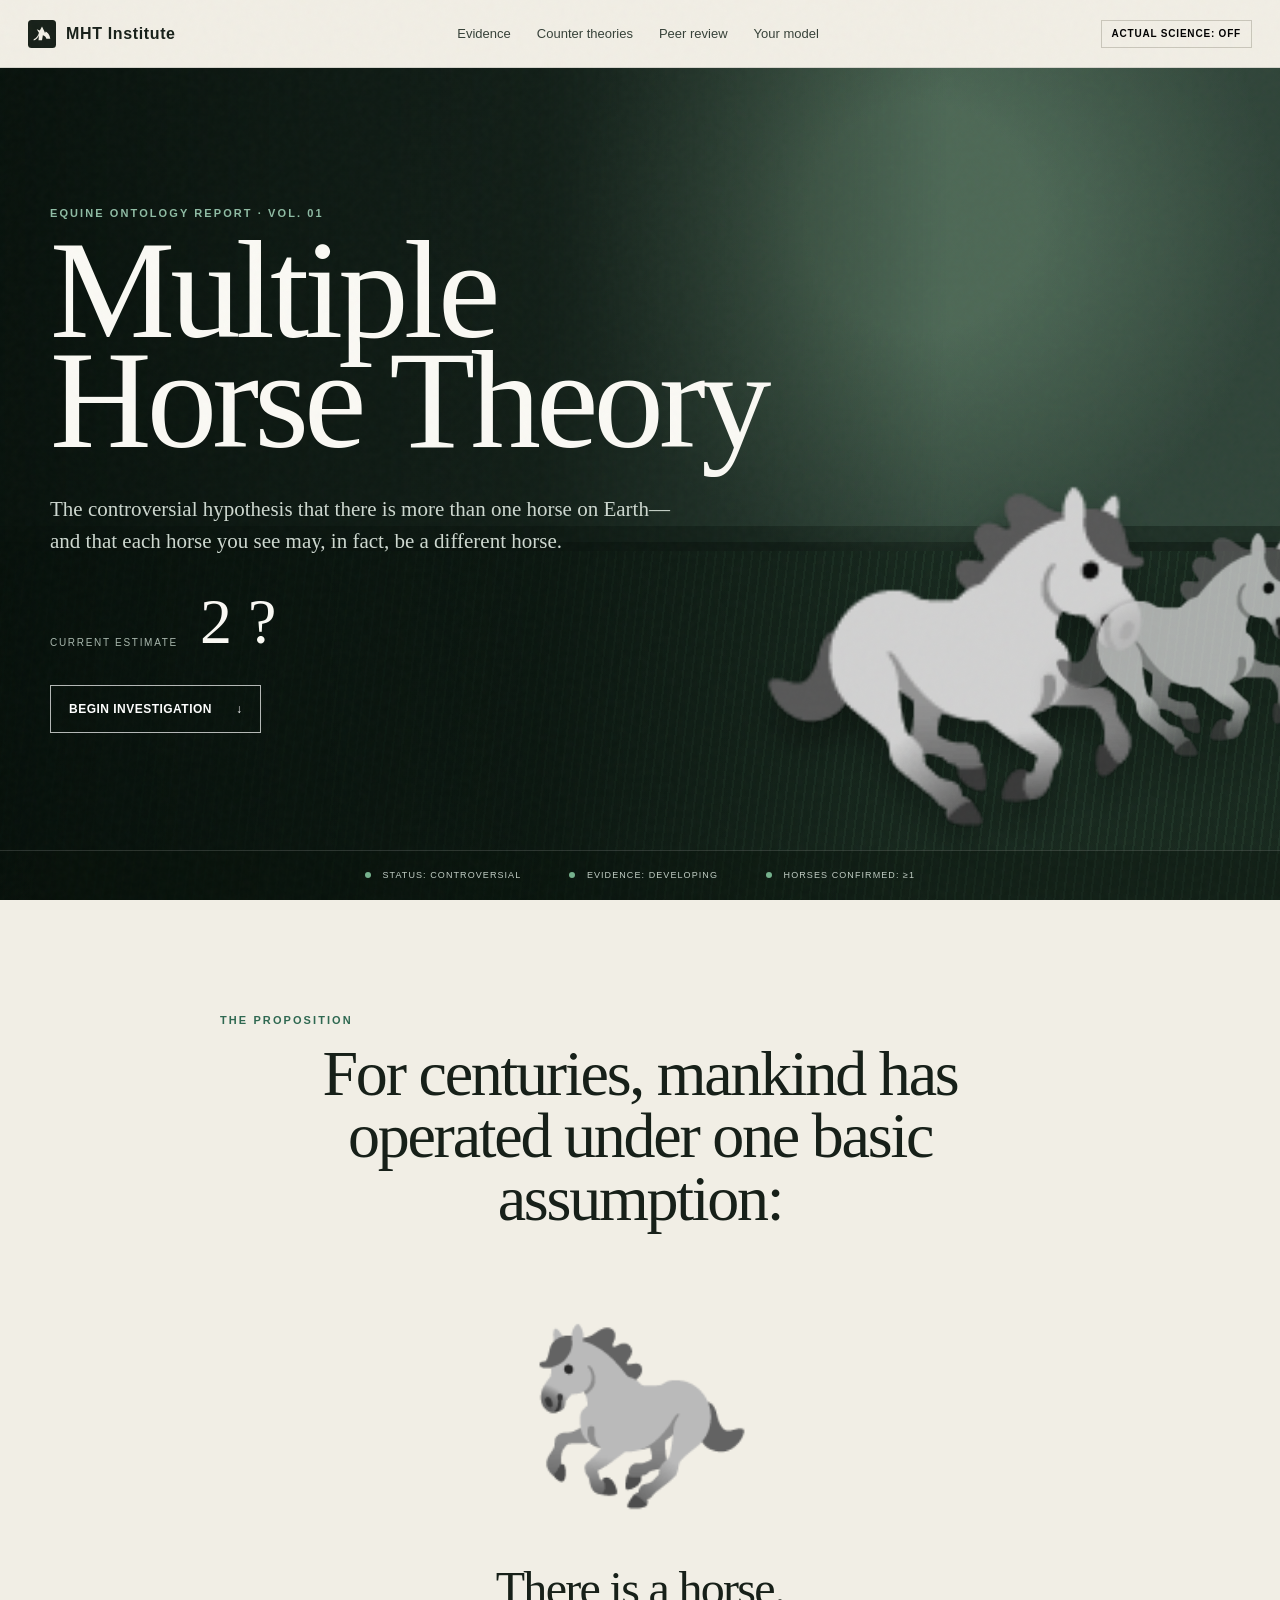
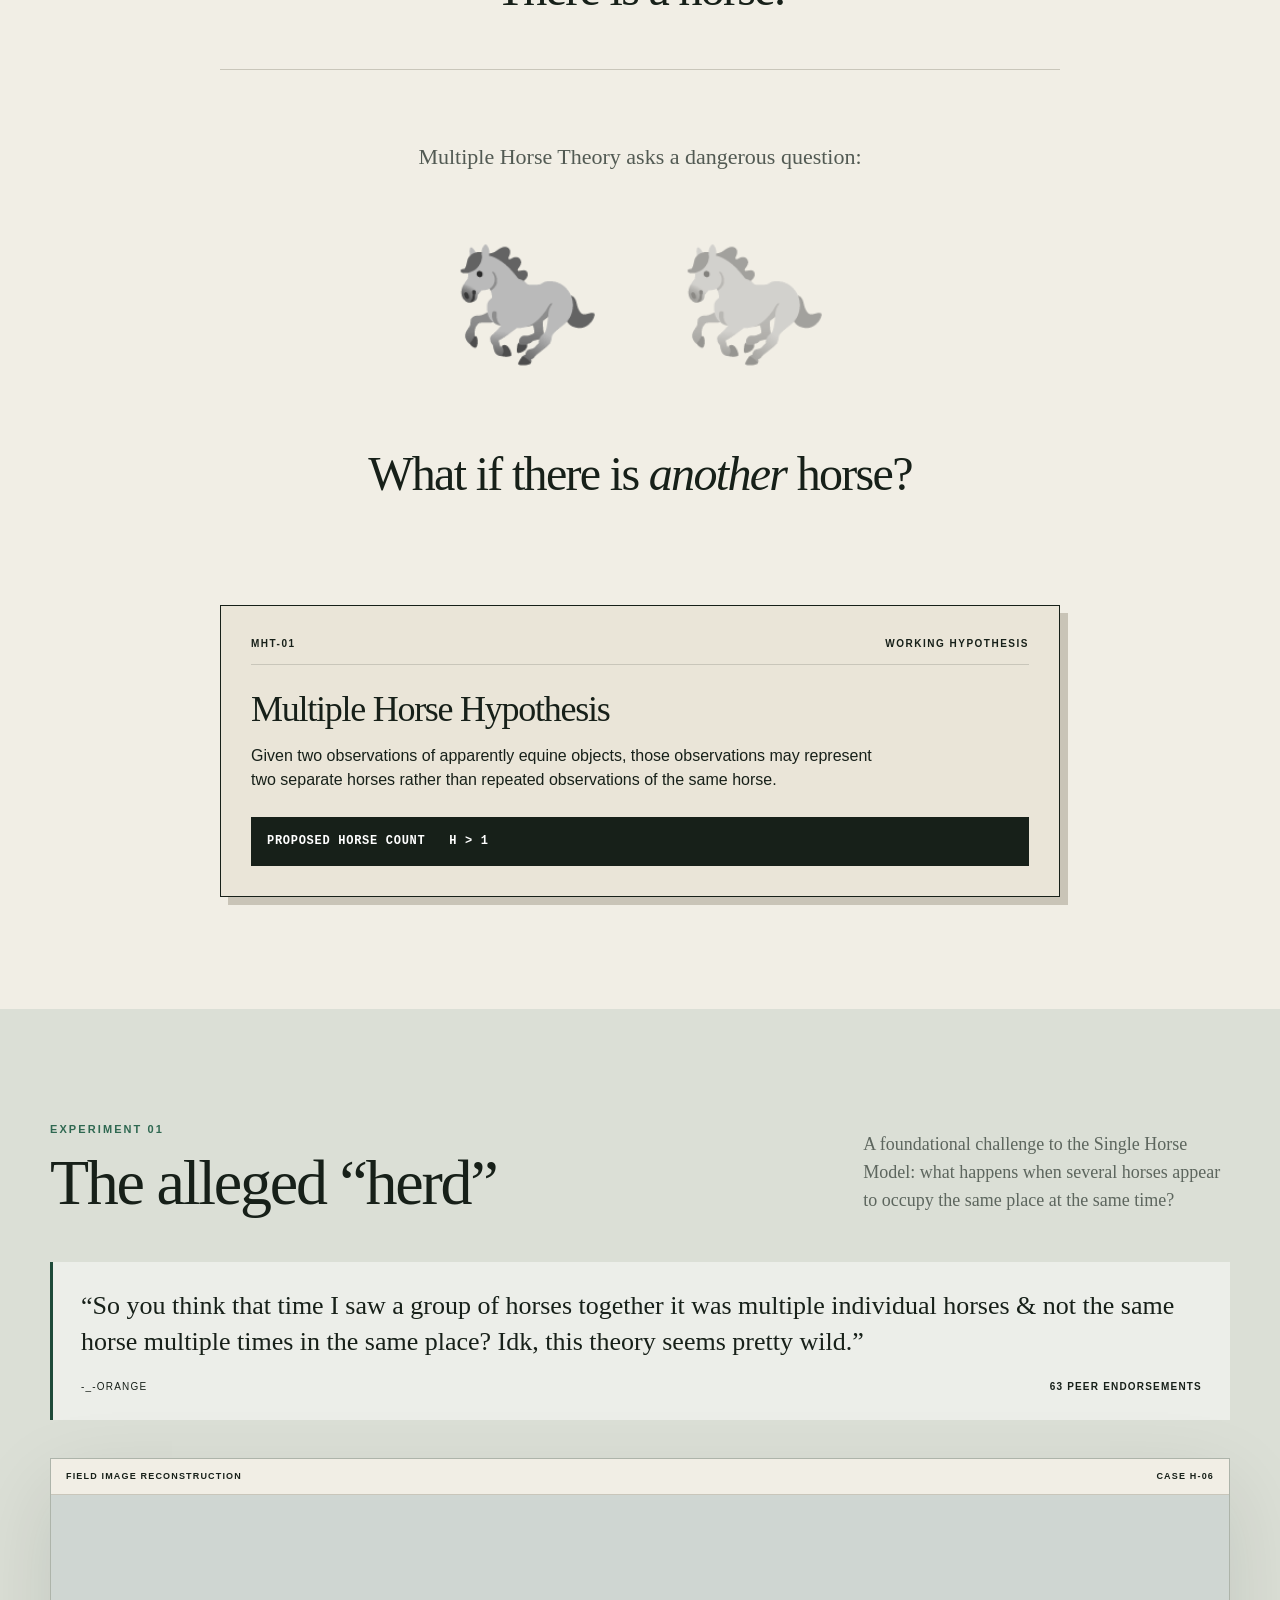
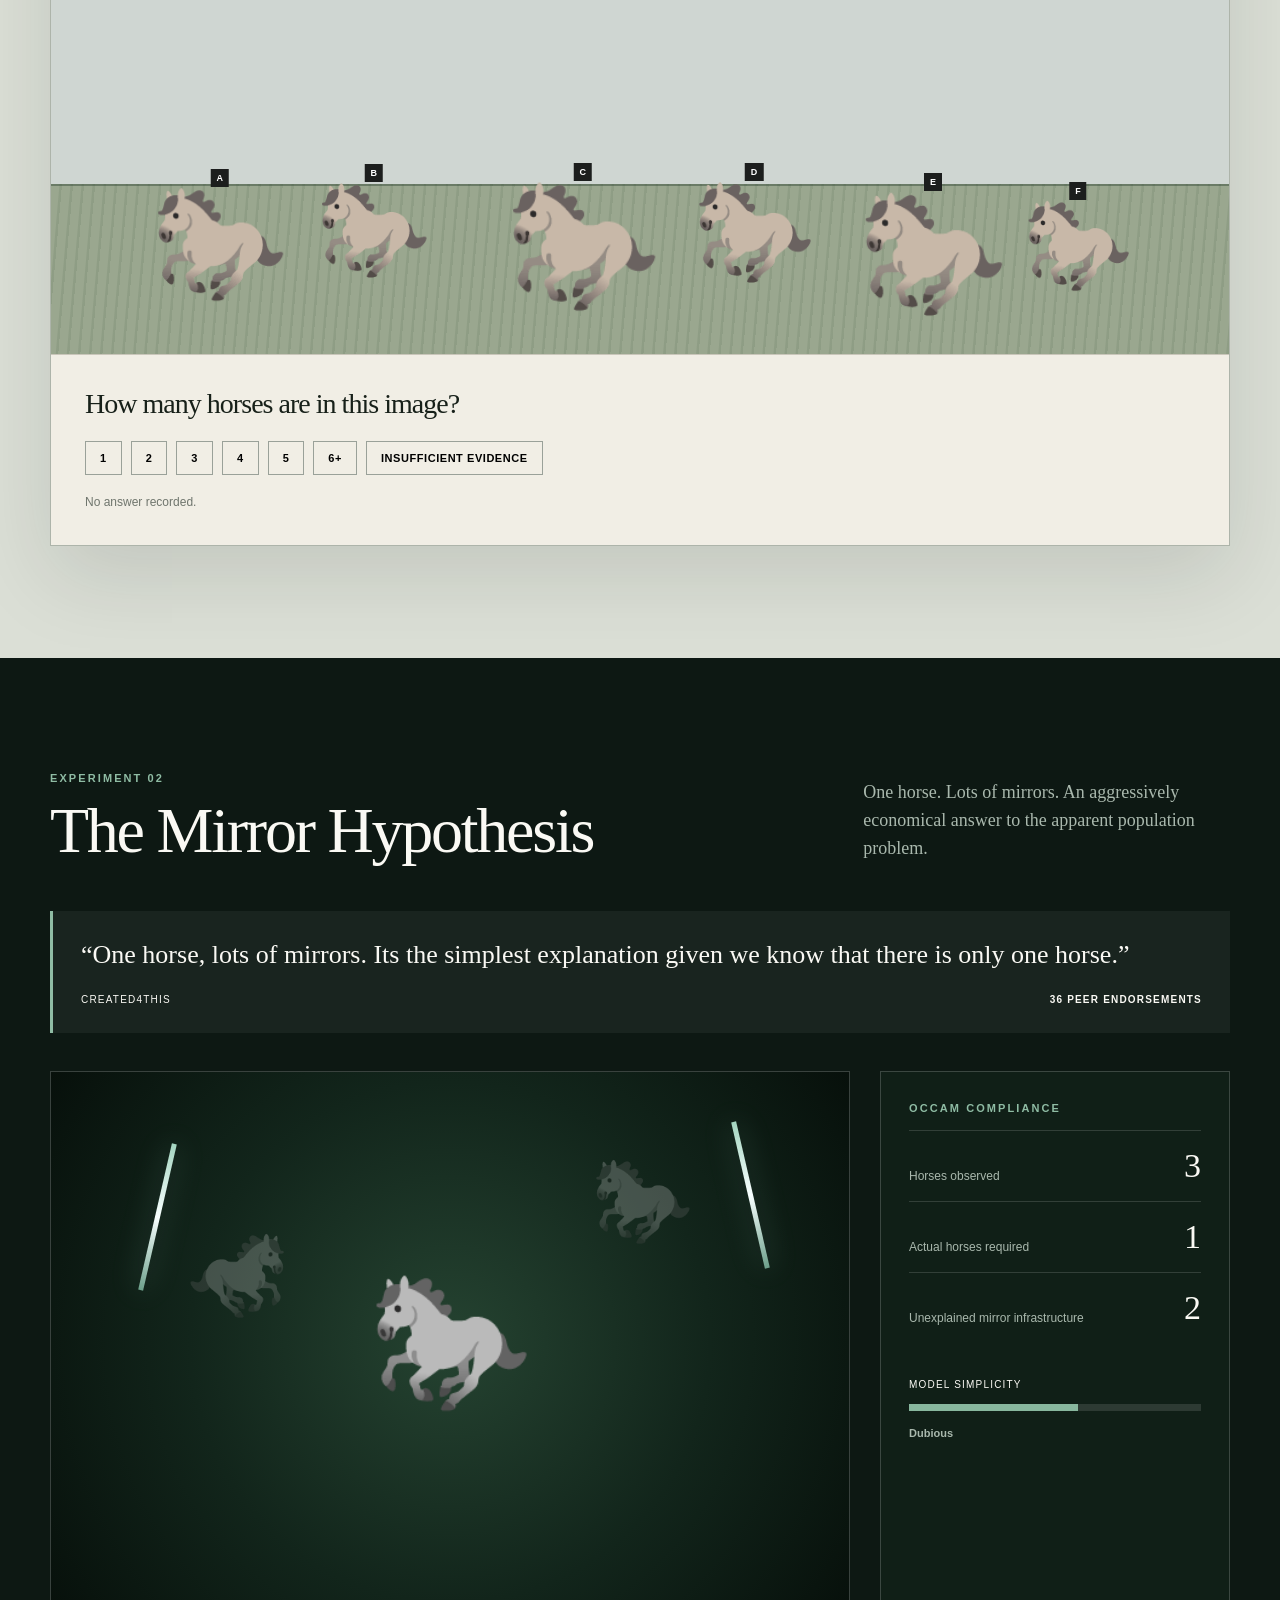
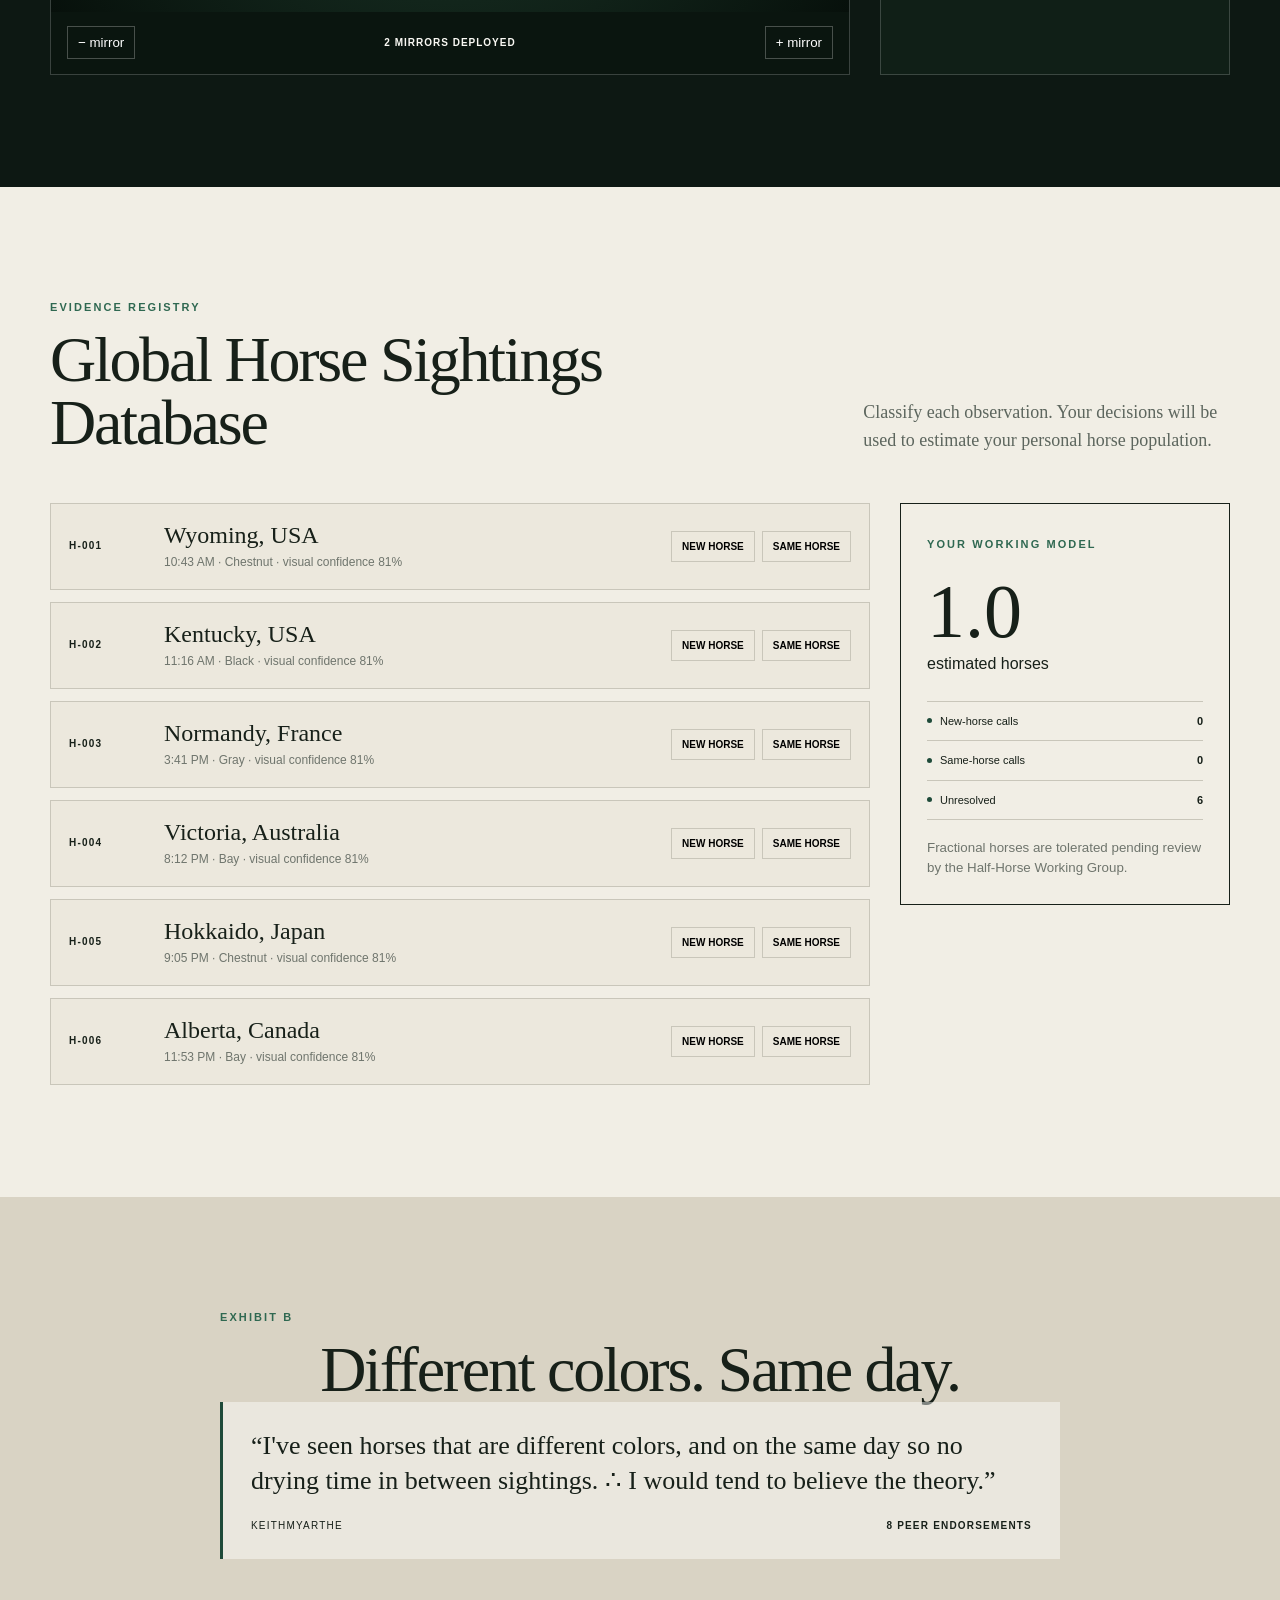
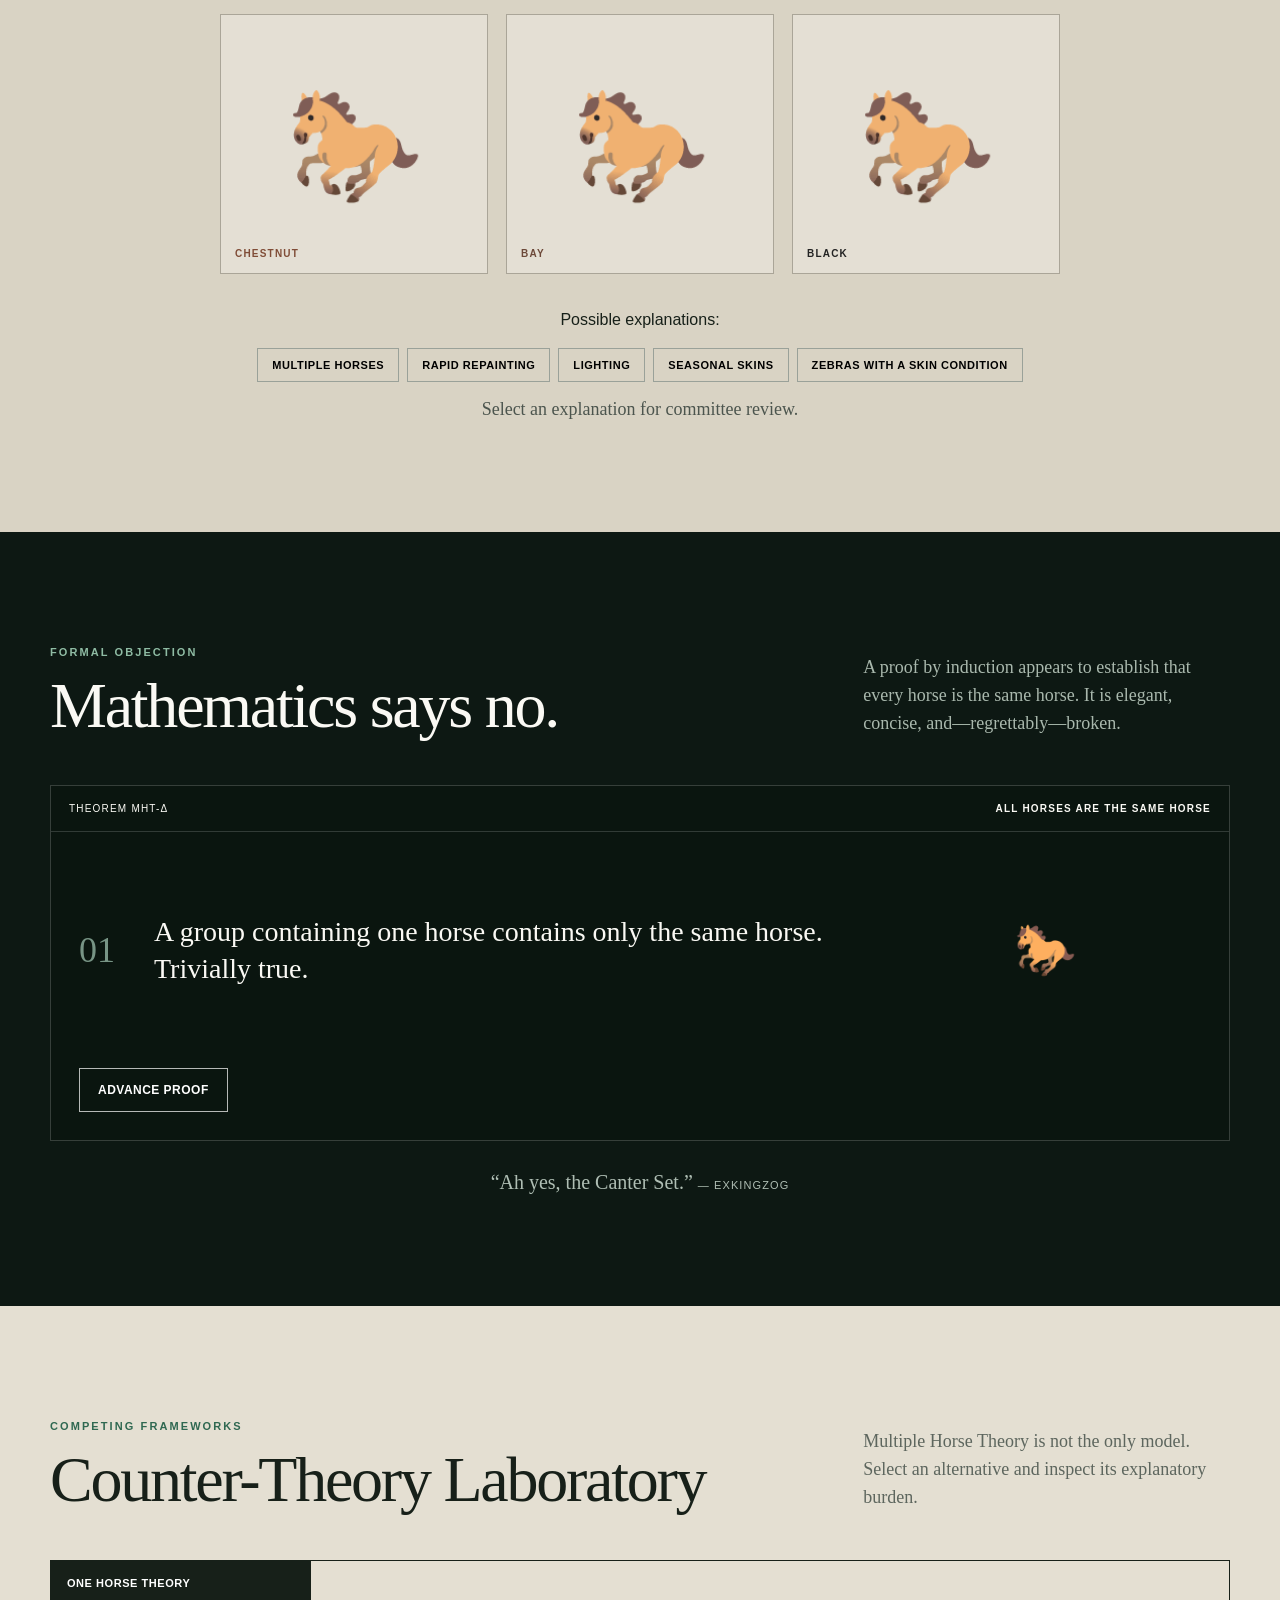
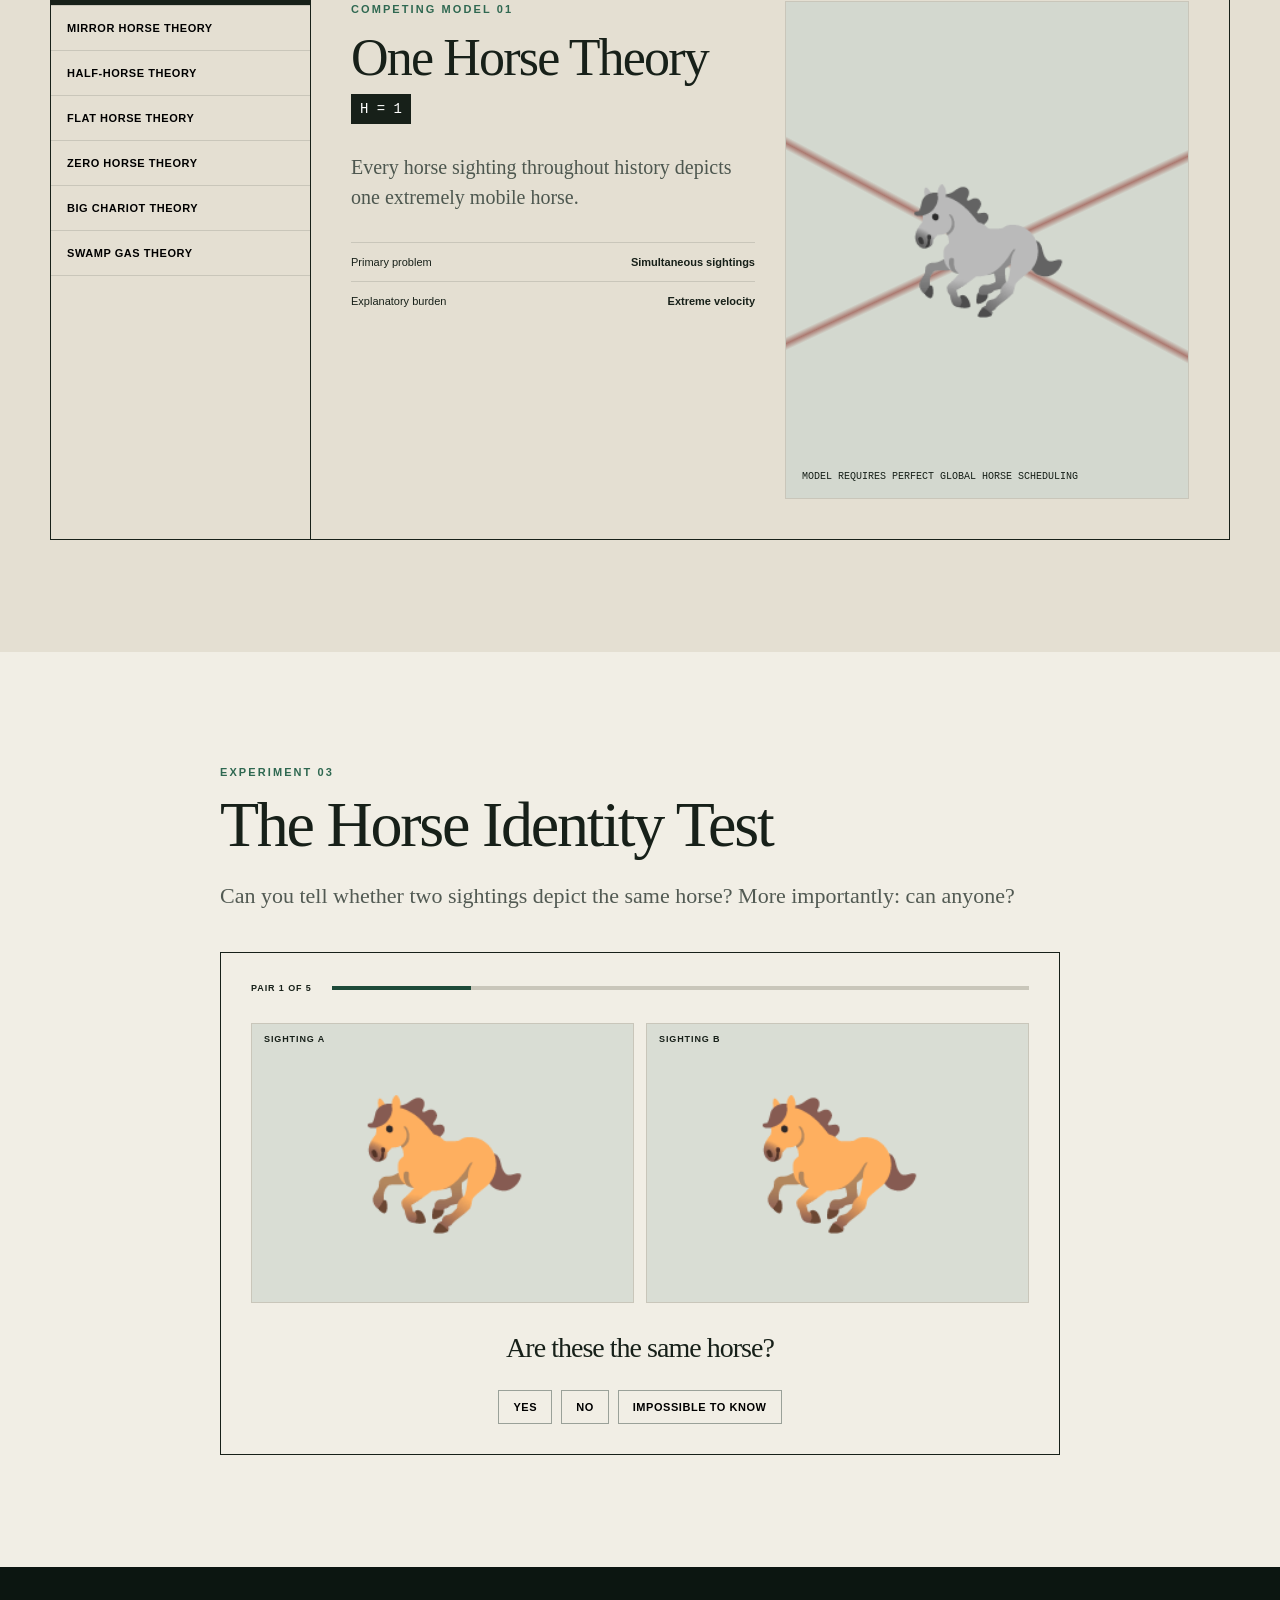
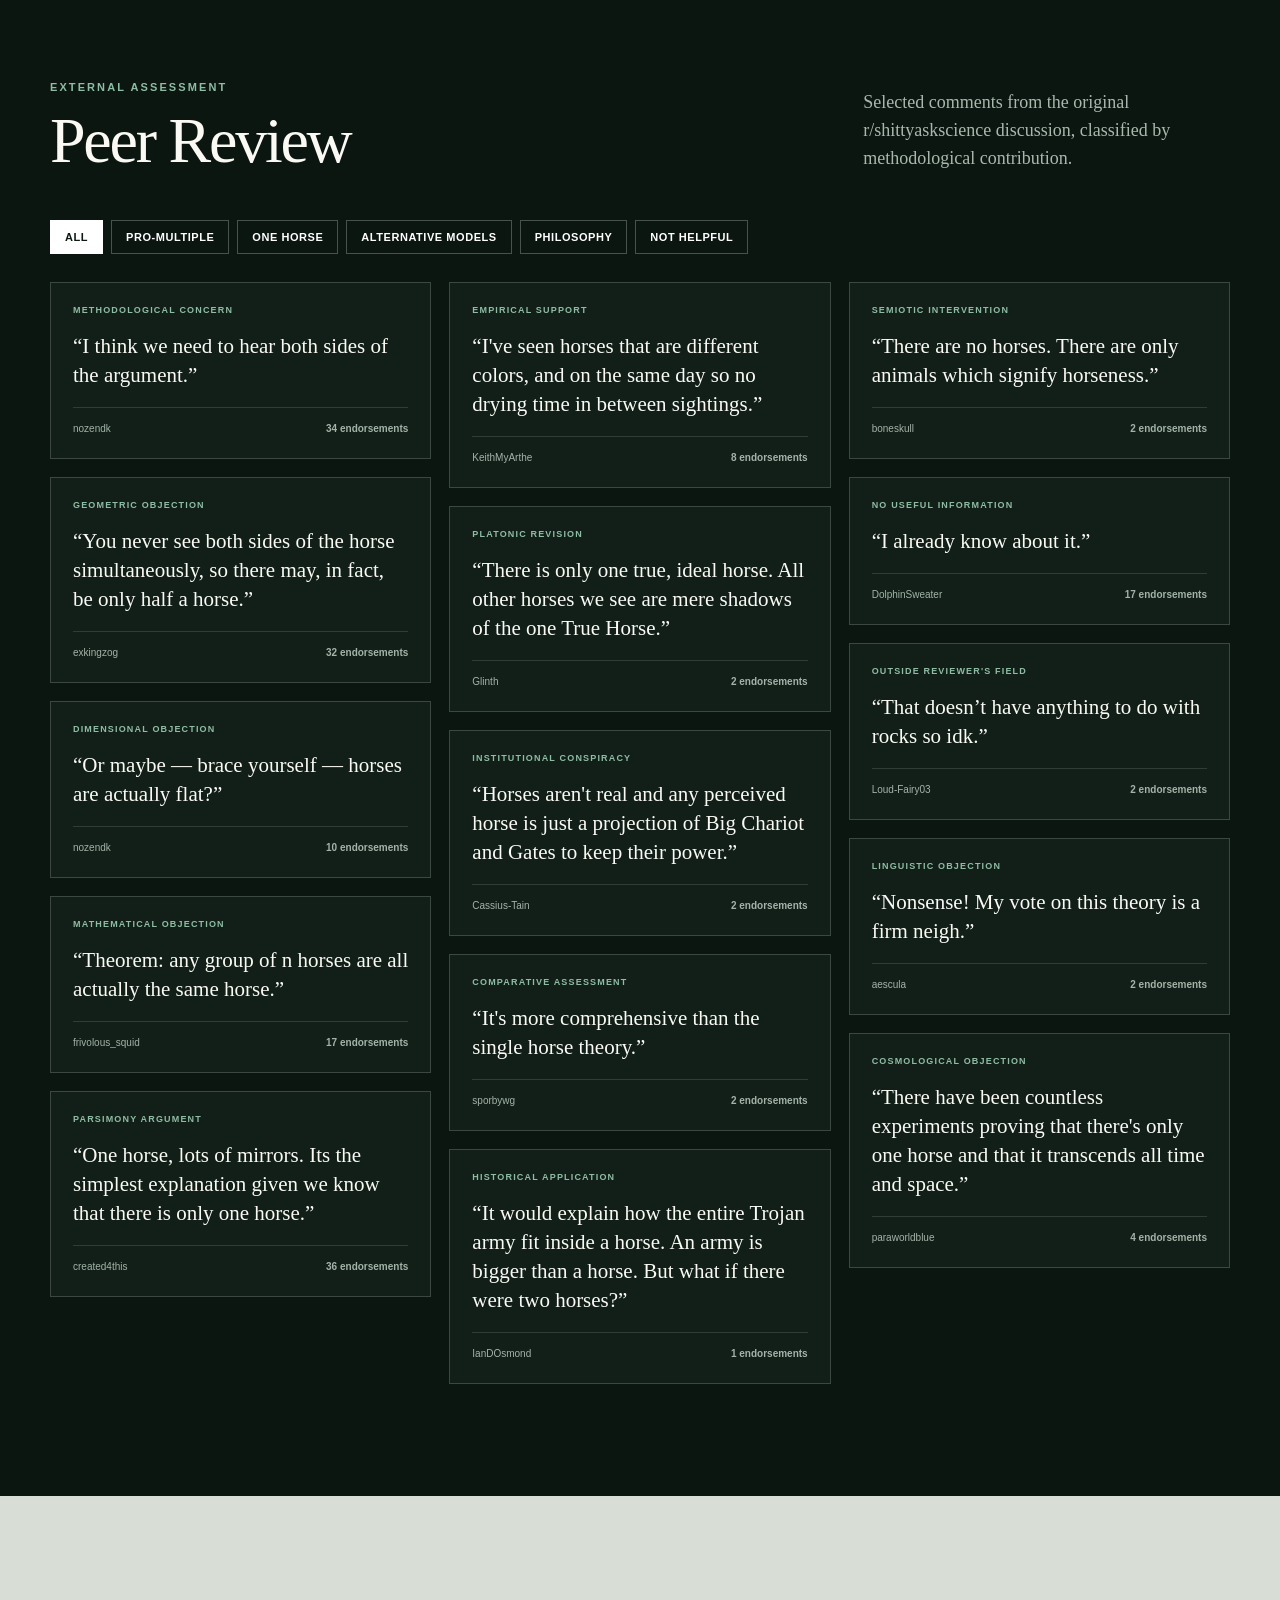
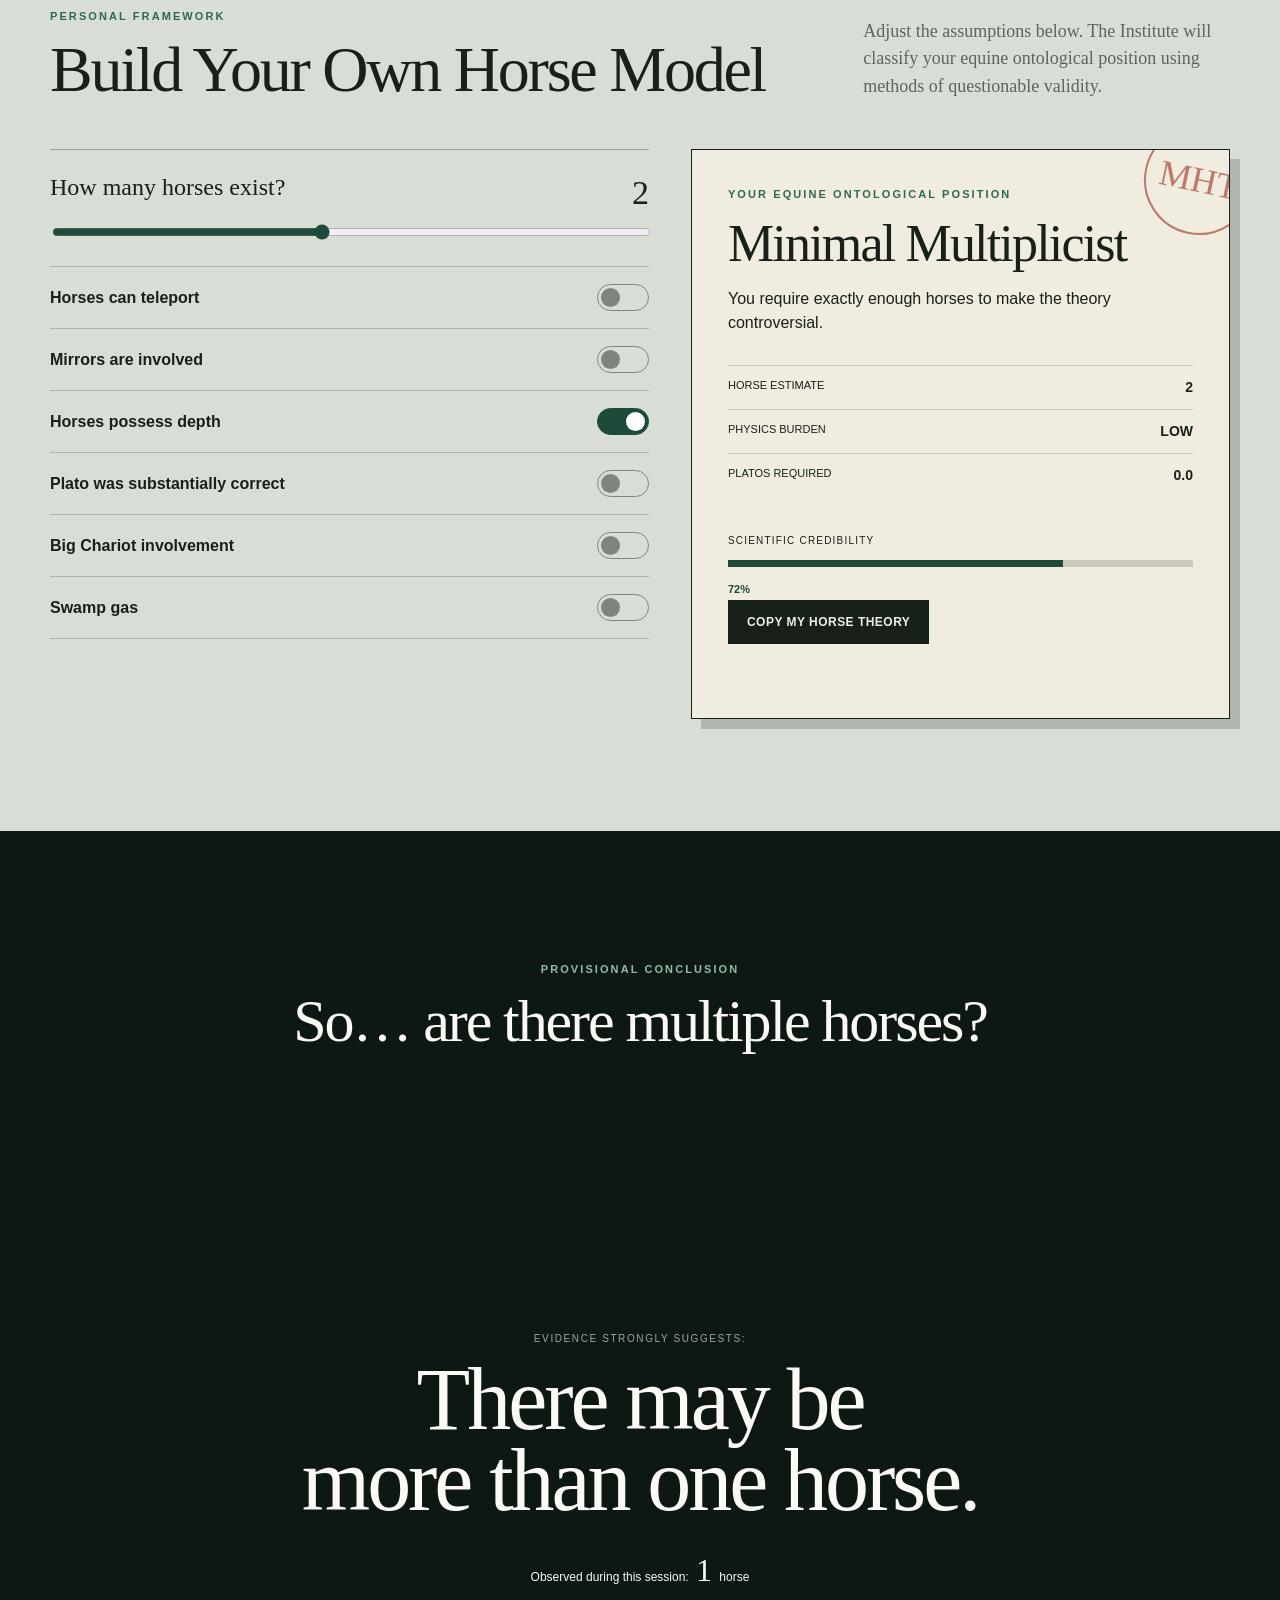
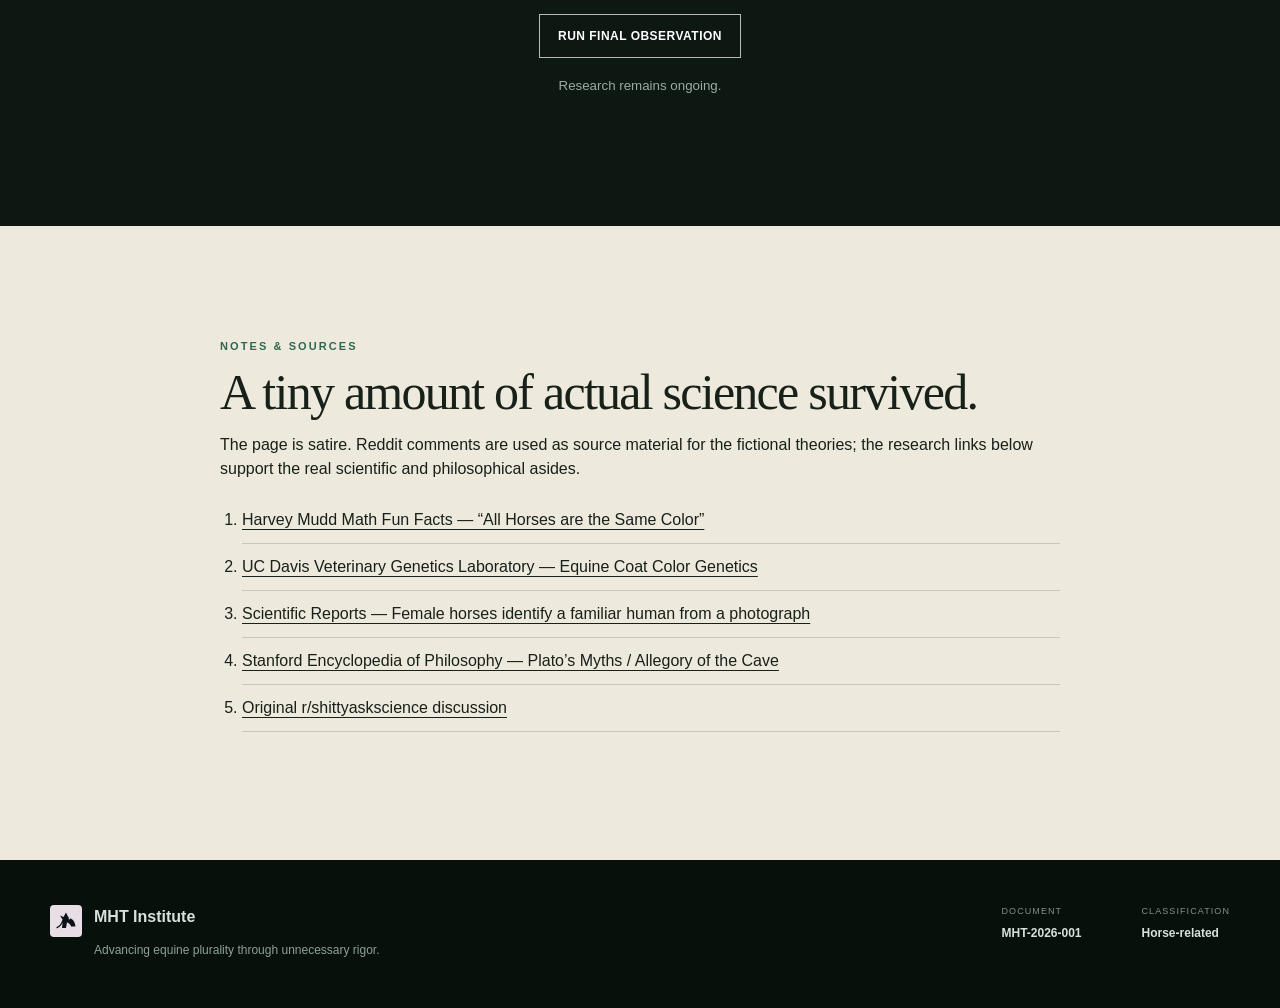
<file: index.html>
<!doctype html>
<html lang="en">
<head>
  <meta charset="utf-8" />
  <meta name="viewport" content="width=device-width, initial-scale=1" />
  <meta name="description" content="Multiple Horse Theory: an unnecessarily rigorous interactive investigation into whether there may be more than one horse on Earth." />
  <meta name="theme-color" content="#f2efe7" />
  <title>Multiple Horse Theory</title>
  <link rel="icon" href="assets/horse-mark.svg" type="image/svg+xml" />
  <link rel="stylesheet" href="styles.css" />
</head>
<body>
  <div class="grain" aria-hidden="true"></div>
  <header class="site-header">
    <a class="brand" href="#top" aria-label="Multiple Horse Theory home">
      <img src="assets/horse-mark.svg" alt="" />
      <span>MHT Institute</span>
    </a>
    <nav aria-label="Primary navigation">
      <a href="#evidence">Evidence</a>
      <a href="#theories">Counter theories</a>
      <a href="#peer-review">Peer review</a>
      <a href="#model">Your model</a>
    </nav>
    <button class="icon-btn" id="scienceToggle" aria-pressed="false" title="Toggle actual science annotations">ACTUAL SCIENCE: OFF</button>
  </header>

  <main id="top">
    <section class="hero section-dark" aria-labelledby="heroTitle">
      <div class="hero-sky" aria-hidden="true">
        <div class="hero-horse horse-one">🐎</div>
        <div class="hero-horse horse-two">🐎</div>
      </div>
      <div class="hero-content wrap">
        <p class="eyebrow">Equine Ontology Report · Vol. 01</p>
        <h1 id="heroTitle">Multiple<br />Horse Theory</h1>
        <p class="hero-dek">The controversial hypothesis that there is more than one horse on Earth—and that each horse you see may, in fact, be a different horse.</p>
        <div class="hero-readout" aria-live="polite">
          <span>Current estimate</span>
          <strong id="heroCount">1 ?</strong>
        </div>
        <a class="button button-light" href="#theory">Begin investigation <span>↓</span></a>
      </div>
      <div class="status-strip">
        <span><i></i> Status: controversial</span>
        <span><i></i> Evidence: developing</span>
        <span><i></i> Horses confirmed: ≥1</span>
      </div>
    </section>

    <section id="theory" class="section paper-section theory-intro">
      <div class="wrap narrow">
        <p class="eyebrow">The proposition</p>
        <h2>For centuries, mankind has operated under one basic assumption:</h2>
        <div class="proposition-stage">
          <div class="specimen specimen-large" aria-label="one horse">🐎</div>
          <p class="display-statement">There is a horse.</p>
        </div>
        <div class="divider"></div>
        <p class="lead centered">Multiple Horse Theory asks a dangerous question:</p>
        <div class="proposition-stage proposition-two">
          <div class="specimen-row" aria-label="two horses">
            <div class="specimen">🐎</div>
            <div class="specimen specimen-ghost">🐎</div>
          </div>
          <p class="display-statement">What if there is <em>another</em> horse?</p>
        </div>
        <aside class="formal-card">
          <div class="formal-card-head"><span>MHT-01</span><span>Working hypothesis</span></div>
          <h3>Multiple Horse Hypothesis</h3>
          <p>Given two observations of apparently equine objects, those observations may represent two separate horses rather than repeated observations of the same horse.</p>
          <div class="formula">PROPOSED HORSE COUNT &nbsp; H &gt; 1</div>
        </aside>
      </div>
    </section>

    <section id="evidence" class="section evidence-section">
      <div class="wrap">
        <div class="section-heading split-heading">
          <div>
            <p class="eyebrow">Experiment 01</p>
            <h2>The alleged “herd”</h2>
          </div>
          <p>A foundational challenge to the Single Horse Model: what happens when several horses appear to occupy the same place at the same time?</p>
        </div>

        <div class="quote-card featured-quote">
          <blockquote>“So you think that time I saw a group of horses together it was multiple individual horses &amp; not the same horse multiple times in the same place? Idk, this theory seems pretty wild.”</blockquote>
          <footer><span>-_-Orange</span><strong>63 peer endorsements</strong></footer>
        </div>

        <div class="herd-lab lab-card">
          <div class="lab-topbar"><span>Field Image Reconstruction</span><span>Case H-06</span></div>
          <div class="herd-stage" id="herdStage" aria-label="A diagram of six apparent horses">
            <button class="herd-horse h1" data-label="A" aria-label="Horse A">🐎<span>A</span></button>
            <button class="herd-horse h2" data-label="B" aria-label="Horse B">🐎<span>B</span></button>
            <button class="herd-horse h3" data-label="C" aria-label="Horse C">🐎<span>C</span></button>
            <button class="herd-horse h4" data-label="D" aria-label="Horse D">🐎<span>D</span></button>
            <button class="herd-horse h5" data-label="E" aria-label="Horse E">🐎<span>E</span></button>
            <button class="herd-horse h6" data-label="F" aria-label="Horse F">🐎<span>F</span></button>
            <div class="field-line"></div>
          </div>
          <div class="lab-question">
            <h3>How many horses are in this image?</h3>
            <div class="choice-row" id="herdChoices" role="group" aria-label="Choose a horse count">
              <button data-count="1">1</button><button data-count="2">2</button><button data-count="3">3</button><button data-count="4">4</button><button data-count="5">5</button><button data-count="6">6+</button><button data-count="?">Insufficient evidence</button>
            </div>
            <p class="lab-response" id="herdResponse">No answer recorded.</p>
          </div>
          <div class="herd-challenge hidden" id="herdChallenge">
            <button class="button" id="sameHorseBtn">Are you sure these aren't the same horse?</button>
          </div>
          <div class="model-compare hidden" id="modelCompare">
            <article>
              <span class="model-tag">Model A</span>
              <h4>Multiple Horse Explanation</h4>
              <p>Six horses were standing in approximately the same location.</p>
              <dl><div><dt>Horses required</dt><dd>6</dd></div><div><dt>Physics violations</dt><dd>0</dd></div></dl>
            </article>
            <article>
              <span class="model-tag">Model B</span>
              <h4>Single Horse Explanation</h4>
              <p>One horse occupied six spatial positions faster than the observer could resolve.</p>
              <dl><div><dt>Horses required</dt><dd>1</dd></div><div><dt>Spacetime concerns</dt><dd>Several</dd></div></dl>
            </article>
          </div>
        </div>
      </div>
    </section>

    <section class="section mirror-section section-dark">
      <div class="wrap">
        <div class="section-heading split-heading">
          <div><p class="eyebrow">Experiment 02</p><h2>The Mirror Hypothesis</h2></div>
          <p>One horse. Lots of mirrors. An aggressively economical answer to the apparent population problem.</p>
        </div>
        <div class="quote-card quote-dark">
          <blockquote>“One horse, lots of mirrors. Its the simplest explanation given we know that there is only one horse.”</blockquote>
          <footer><span>created4this</span><strong>36 peer endorsements</strong></footer>
        </div>
        <div class="mirror-grid">
          <div class="mirror-lab">
            <div class="mirror-room" id="mirrorRoom">
              <div class="central-horse">🐎</div>
              <div class="reflection r1">🐎</div><div class="reflection r2">🐎</div><div class="reflection r3">🐎</div><div class="reflection r4">🐎</div><div class="reflection r5">🐎</div><div class="reflection r6">🐎</div><div class="mirror-plane p1"></div><div class="mirror-plane p2"></div><div class="mirror-plane p3"></div><div class="mirror-plane p4"></div><div class="mirror-plane p5"></div><div class="mirror-plane p6"></div>
            </div>
            <div class="mirror-controls">
              <button id="mirrorMinus" aria-label="Remove a mirror">− mirror</button>
              <strong><span id="mirrorCount">2</span> mirrors deployed</strong>
              <button id="mirrorPlus" aria-label="Add a mirror">+ mirror</button>
            </div>
          </div>
          <aside class="metrics-panel">
            <p class="eyebrow">Occam compliance</p>
            <div class="metric"><span>Horses observed</span><strong id="observedHorses">3</strong></div>
            <div class="metric"><span>Actual horses required</span><strong>1</strong></div>
            <div class="metric"><span>Unexplained mirror infrastructure</span><strong id="mirrorInfra">2</strong></div>
            <div class="credibility"><span>Model simplicity</span><div><i id="simplicityBar"></i></div><b id="simplicityText">Dubious</b></div>
            <div class="science-note" data-science><strong>Actual science:</strong> Occam’s razor is commonly framed as avoiding unnecessary assumptions or entities. Whether mirrors are “simpler” than horses is left to the committee.</div>
          </aside>
        </div>
      </div>
    </section>

    <section class="section sightings-section">
      <div class="wrap">
        <div class="section-heading split-heading">
          <div><p class="eyebrow">Evidence registry</p><h2>Global Horse Sightings Database</h2></div>
          <p>Classify each observation. Your decisions will be used to estimate your personal horse population.</p>
        </div>
        <div class="sighting-layout">
          <div class="sightings-list" id="sightingsList"></div>
          <aside class="sighting-summary sticky-card">
            <p class="eyebrow">Your working model</p>
            <div class="big-number" id="personalHorseCount">1.0</div>
            <p>estimated horses</p>
            <div class="summary-lines"><span><i></i>New-horse calls <b id="newCalls">0</b></span><span><i></i>Same-horse calls <b id="sameCalls">0</b></span><span><i></i>Unresolved <b id="unresolvedCalls">6</b></span></div>
            <small>Fractional horses are tolerated pending review by the Half-Horse Working Group.</small>
          </aside>
        </div>
      </div>
    </section>

    <section class="section color-section">
      <div class="wrap narrow">
        <p class="eyebrow">Exhibit B</p>
        <h2>Different colors. Same day.</h2>
        <div class="quote-card">
          <blockquote>“I've seen horses that are different colors, and on the same day so no drying time in between sightings. ∴ I would tend to believe the theory.”</blockquote>
          <footer><span>KeithMyArthe</span><strong>8 peer endorsements</strong></footer>
        </div>
        <div class="coat-stage">
          <div class="coat-horse chestnut">🐎<span>Chestnut</span></div>
          <div class="coat-horse bay">🐎<span>Bay</span></div>
          <div class="coat-horse black">🐎<span>Black</span></div>
        </div>
        <div class="explanation-picker">
          <p>Possible explanations:</p>
          <div class="chip-row" id="colorExplanations">
            <button>Multiple horses</button><button>Rapid repainting</button><button>Lighting</button><button>Seasonal skins</button><button>Zebras with a skin condition</button>
          </div>
          <div class="picked-explanation" id="pickedExplanation">Select an explanation for committee review.</div>
        </div>
        <div class="science-note" data-science><strong>Actual science:</strong> UC Davis Veterinary Genetics Laboratory describes chestnut, bay, and black as base horse coat colors influenced by MC1R and ASIP genes.</div>
      </div>
    </section>

    <section class="section math-section section-dark">
      <div class="wrap">
        <div class="section-heading split-heading">
          <div><p class="eyebrow">Formal objection</p><h2>Mathematics says no.</h2></div>
          <p>A proof by induction appears to establish that every horse is the same horse. It is elegant, concise, and—regrettably—broken.</p>
        </div>
        <div class="proof-card">
          <div class="proof-head"><span>Theorem MHT-Δ</span><b>ALL HORSES ARE THE SAME HORSE</b></div>
          <div class="proof-steps" id="proofSteps">
            <div class="proof-step active" data-step="0"><span>01</span><p>A group containing one horse contains only the same horse. Trivially true.</p><div class="proof-horses">🐎</div></div>
            <div class="proof-step" data-step="1"><span>02</span><p>Assume any group of <em>n</em> horses is actually one horse. Consider <em>n + 1</em>.</p><div class="proof-horses">🐎 🐎 🐎 🐎</div></div>
            <div class="proof-step" data-step="2"><span>03</span><p>Remove the last. The remaining <em>n</em> are “the same.” Remove the first. The other <em>n</em> are also “the same.”</p><div class="proof-horses muted">🐎 🐎 🐎 <s>🐎</s><br><s>🐎</s> 🐎 🐎 🐎</div></div>
            <div class="proof-step" data-step="3"><span>04</span><p>Therefore all horses are the same horse.</p><div class="qed">Q.E.D.</div></div>
          </div>
          <div class="proof-controls"><button id="proofNext" class="button button-light">Advance proof</button><button id="checkMath" class="text-button hidden">Check the math →</button></div>
          <div class="proof-error hidden" id="proofError">
            <div class="error-badge">ERROR FOUND</div>
            <h3>The n = 1 → n = 2 transition has no overlap.</h3>
            <div class="overlap-demo"><div>🐎<small>Group A</small></div><strong>∩ = 0 horses</strong><div>🐎<small>Group B</small></div></div>
            <p>The two one-horse subsets share no horse, so nothing connects their identities. The induction step fails exactly where the second horse arrives.</p>
            <div class="science-note visible-science"><strong>Actual math:</strong> This is a classic false-induction puzzle often phrased as “all horses are the same color.” The flaw occurs at the 1-to-2 case.</div>
          </div>
        </div>
        <div class="tiny-quote">“Ah yes, the Canter Set.” <span>— exkingzog</span></div>
      </div>
    </section>

    <section id="theories" class="section theory-lab-section">
      <div class="wrap">
        <div class="section-heading split-heading">
          <div><p class="eyebrow">Competing frameworks</p><h2>Counter-Theory Laboratory</h2></div>
          <p>Multiple Horse Theory is not the only model. Select an alternative and inspect its explanatory burden.</p>
        </div>
        <div class="theory-lab">
          <div class="theory-tabs" id="theoryTabs" role="tablist"></div>
          <div class="theory-display" id="theoryDisplay" role="tabpanel"></div>
        </div>
      </div>
    </section>

    <section class="section identity-section">
      <div class="wrap narrow">
        <p class="eyebrow">Experiment 03</p>
        <h2>The Horse Identity Test</h2>
        <p class="lead">Can you tell whether two sightings depict the same horse? More importantly: can anyone?</p>
        <div class="identity-card">
          <div class="identity-progress"><span id="identityStep">Pair 1 of 5</span><div><i id="identityProgress"></i></div></div>
          <div class="identity-pair" id="identityPair"></div>
          <h3>Are these the same horse?</h3>
          <div class="choice-row identity-choices"><button data-answer="same">Yes</button><button data-answer="different">No</button><button data-answer="unknown">Impossible to know</button></div>
          <div class="identity-result hidden" id="identityResult"></div>
        </div>
        <div class="science-note" data-science><strong>Actual science:</strong> Research published in Scientific Reports found that horses could discriminate a familiar human from an unfamiliar human using photographs of faces. The horses may, therefore, be judging our identity work as well.</div>
      </div>
    </section>

    <section id="peer-review" class="section peer-section section-dark">
      <div class="wrap">
        <div class="section-heading split-heading">
          <div><p class="eyebrow">External assessment</p><h2>Peer Review</h2></div>
          <p>Selected comments from the original r/shittyaskscience discussion, classified by methodological contribution.</p>
        </div>
        <div class="filter-row" id="peerFilters" role="group" aria-label="Filter peer reviews">
          <button class="active" data-filter="all">All</button><button data-filter="support">Pro-multiple</button><button data-filter="single">One horse</button><button data-filter="alt">Alternative models</button><button data-filter="philosophy">Philosophy</button><button data-filter="unhelpful">Not helpful</button>
        </div>
        <div class="peer-grid" id="peerGrid"></div>
      </div>
    </section>

    <section id="model" class="section model-builder-section">
      <div class="wrap">
        <div class="section-heading split-heading">
          <div><p class="eyebrow">Personal framework</p><h2>Build Your Own Horse Model</h2></div>
          <p>Adjust the assumptions below. The Institute will classify your equine ontological position using methods of questionable validity.</p>
        </div>
        <div class="builder-grid">
          <form class="builder-controls" id="modelForm">
            <label class="range-block"><span>How many horses exist?</span><strong id="horseRangeValue">8</strong><input id="horseRange" type="range" min="0" max="100" value="45" /></label>
            <div class="toggle-line"><span>Horses can teleport</span><label class="switch"><input id="teleport" type="checkbox"><i></i></label></div>
            <div class="toggle-line"><span>Mirrors are involved</span><label class="switch"><input id="mirrors" type="checkbox"><i></i></label></div>
            <div class="toggle-line"><span>Horses possess depth</span><label class="switch"><input id="depth" type="checkbox" checked><i></i></label></div>
            <div class="toggle-line"><span>Plato was substantially correct</span><label class="switch"><input id="plato" type="checkbox"><i></i></label></div>
            <div class="toggle-line"><span>Big Chariot involvement</span><label class="switch"><input id="chariot" type="checkbox"><i></i></label></div>
            <div class="toggle-line"><span>Swamp gas</span><label class="switch"><input id="swamp" type="checkbox"><i></i></label></div>
          </form>
          <aside class="model-certificate" id="modelCertificate">
            <div class="certificate-seal">MHT</div>
            <p class="eyebrow">Your equine ontological position</p>
            <h3 id="modelName">Moderate Multiplicist</h3>
            <p id="modelDescription">You accept multiple horses while remaining appropriately nervous about the exact number.</p>
            <div class="certificate-stats"><div><span>Horse estimate</span><strong id="certHorseCount">8</strong></div><div><span>Physics burden</span><strong id="physicsBurden">Low</strong></div><div><span>Platos required</span><strong id="platosRequired">0.0</strong></div></div>
            <div class="credibility certificate-cred"><span>Scientific credibility</span><div><i id="credibilityBar"></i></div><b id="credibilityText">72%</b></div>
            <button class="button" type="button" id="copyModel">Copy my horse theory</button>
            <p class="copy-status" id="copyStatus" aria-live="polite"></p>
          </aside>
        </div>
      </div>
    </section>

    <section class="section final-section section-dark">
      <div class="wrap narrow centered">
        <p class="eyebrow">Provisional conclusion</p>
        <h2>So… are there multiple horses?</h2>
        <div class="final-herd" id="finalHerd" aria-hidden="true"></div>
        <p class="final-label">Evidence strongly suggests:</p>
        <div class="final-verdict">There may be<br />more than one horse.</div>
        <div class="final-counter">Observed during this session: <strong id="finalCounter">1</strong> horse<span id="pluralS"></span></div>
        <button class="button button-light" id="runVerdict">Run final observation</button>
        <small>Research remains ongoing.</small>
      </div>
    </section>

    <section class="section sources-section">
      <div class="wrap narrow">
        <p class="eyebrow">Notes &amp; sources</p>
        <h2>A tiny amount of actual science survived.</h2>
        <p>The page is satire. Reddit comments are used as source material for the fictional theories; the research links below support the real scientific and philosophical asides.</p>
        <ol class="sources-list">
          <li><a href="https://math.hmc.edu/funfacts/all-horses-are-the-same-color/" target="_blank" rel="noreferrer">Harvey Mudd Math Fun Facts — “All Horses are the Same Color”</a></li>
          <li><a href="https://vgl.ucdavis.edu/resources/horse-coat-color" target="_blank" rel="noreferrer">UC Davis Veterinary Genetics Laboratory — Equine Coat Color Genetics</a></li>
          <li><a href="https://www.nature.com/articles/s41598-020-62940-w" target="_blank" rel="noreferrer">Scientific Reports — Female horses identify a familiar human from a photograph</a></li>
          <li><a href="https://plato.stanford.edu/entries/plato-myths/" target="_blank" rel="noreferrer">Stanford Encyclopedia of Philosophy — Plato’s Myths / Allegory of the Cave</a></li>
          <li><a href="https://www.reddit.com/r/shittyaskscience/comments/1v7y6n4/" target="_blank" rel="noreferrer">Original r/shittyaskscience discussion</a></li>
        </ol>
      </div>
    </section>
  </main>

  <footer class="site-footer">
    <div class="wrap footer-grid">
      <div><img src="assets/horse-mark.svg" alt="" /><strong>MHT Institute</strong><p>Advancing equine plurality through unnecessary rigor.</p></div>
      <div><span>Document</span><b>MHT-2026-001</b></div>
      <div><span>Classification</span><b>Horse-related</b></div>
    </div>
  </footer>

  <script src="script.js"></script>
</body>
</html>
</file>
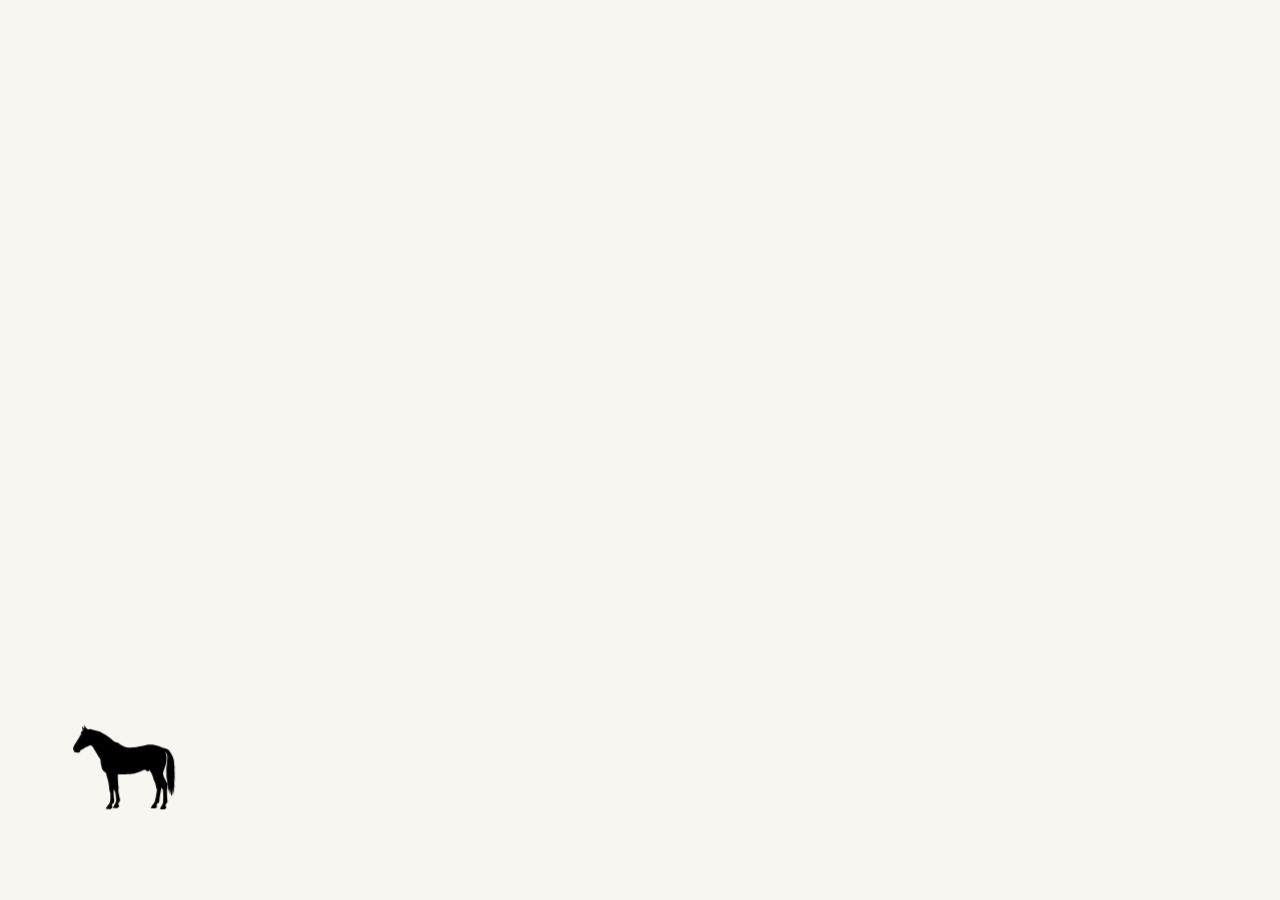
<file: multimore-borse-theory/index.html>
<!doctype html>
<html lang="en">
  <head>
    <meta charset="UTF-8" />
    <meta name="viewport" content="width=device-width, initial-scale=1" />
    <meta name="theme-color" content="#f7f6f1" />
    <title>Multiple Horse Theory</title>
    <link rel="stylesheet" href="styles.css" />
  </head>
  <body>
    <main id="field" aria-label="An ever-multiplying field of bouncing horses"></main>
    <script src="script.js"></script>
  </body>
</html>
</file>
<file: styles.css>
:root{
  --paper:#f1eee5;
  --paper2:#e7e2d5;
  --ink:#172019;
  --muted:#6f756d;
  --line:#c9c6ba;
  --green:#1e4a39;
  --green2:#2f6851;
  --dark:#0d1813;
  --dark2:#13231b;
  --red:#a63d2f;
  --amber:#b1863d;
  --white:#faf9f4;
  --shadow:0 30px 80px rgba(20,28,22,.12);
}
*{box-sizing:border-box}
html{scroll-behavior:smooth}
body{margin:0;background:var(--paper);color:var(--ink);font-family:Arial,Helvetica,sans-serif;line-height:1.5}
body::selection{background:#bacabb;color:#102117}
a{color:inherit}.grain{position:fixed;inset:0;z-index:100;pointer-events:none;opacity:.06;background-image:url("data:image/svg+xml,%3Csvg viewBox='0 0 160 160' xmlns='http://www.w3.org/2000/svg'%3E%3Cfilter id='n'%3E%3CfeTurbulence type='fractalNoise' baseFrequency='.8' numOctaves='3' stitchTiles='stitch'/%3E%3C/filter%3E%3Crect width='100%25' height='100%25' filter='url(%23n)' opacity='.45'/%3E%3C/svg%3E")}
.wrap{width:min(1180px,calc(100% - 48px));margin:0 auto}.narrow{width:min(840px,calc(100% - 48px))}.centered{text-align:center}
.site-header{height:68px;padding:0 28px;display:flex;align-items:center;justify-content:space-between;background:rgba(241,238,229,.92);backdrop-filter:blur(12px);border-bottom:1px solid rgba(23,32,25,.12);position:sticky;top:0;z-index:50}.brand{display:flex;align-items:center;gap:10px;text-decoration:none;font-weight:800;letter-spacing:.04em}.brand img{width:28px;height:28px}.site-header nav{display:flex;gap:26px}.site-header nav a{text-decoration:none;font-size:13px;color:#364138}.site-header nav a:hover{text-decoration:underline;text-underline-offset:5px}.icon-btn{border:1px solid var(--line);background:transparent;padding:8px 10px;font:700 10px/1 Arial;letter-spacing:.08em;cursor:pointer}.icon-btn[aria-pressed="true"]{background:var(--green);color:white;border-color:var(--green)}
.section{padding:112px 0}.section-dark{background:var(--dark);color:var(--white)}.eyebrow{text-transform:uppercase;letter-spacing:.19em;font-size:11px;font-weight:800;margin:0 0 14px;color:var(--green2)}.section-dark .eyebrow{color:#8fbca4}
h1,h2,h3,.display-statement,.final-verdict{font-family:Georgia,'Times New Roman',serif;font-weight:500;letter-spacing:-.035em}h2{font-size:clamp(42px,5vw,72px);line-height:.98;margin:0}h3{font-size:28px;line-height:1.05}.lead{font:22px/1.5 Georgia,serif;color:#525a53}.lead.centered{text-align:center}.button{border:1px solid var(--ink);background:var(--ink);color:var(--paper);padding:14px 18px;font-weight:700;font-size:12px;letter-spacing:.04em;text-transform:uppercase;cursor:pointer;text-decoration:none;display:inline-flex;align-items:center;gap:24px}.button:hover{transform:translateY(-1px)}.button-light{border-color:rgba(255,255,255,.7);background:transparent;color:white}.text-button{background:none;border:0;color:inherit;text-decoration:underline;text-underline-offset:4px;cursor:pointer;font-weight:700}.hidden{display:none!important}
.hero{min-height:calc(100vh - 68px);position:relative;overflow:hidden;display:grid;align-items:center}.hero::after{content:"";position:absolute;inset:0;background:linear-gradient(90deg,rgba(6,15,10,.95) 0%,rgba(6,15,10,.74) 42%,rgba(6,15,10,.1) 74%);z-index:1}.hero-sky{position:absolute;inset:0;background:radial-gradient(circle at 72% 18%,#56735f 0 10%,transparent 31%),linear-gradient(#354b3f 0 55%,#23352b 55% 57%,#17251d 57%)}.hero-sky::before{content:"";position:absolute;left:-10%;right:-10%;bottom:0;height:42%;background:repeating-linear-gradient(97deg,#23392b 0 2px,#1a2c21 2px 9px);opacity:.9}.hero-horse{position:absolute;z-index:2;filter:grayscale(1) contrast(1.4);font-size:min(26vw,330px);line-height:1;transform:scaleX(-1);bottom:10%;right:9%;text-shadow:0 22px 35px rgba(0,0,0,.35)}.horse-two{right:-3%;font-size:min(17vw,220px);bottom:18%;opacity:0;transform:translateX(100px) scaleX(-1);transition:all 1.2s ease}.hero.revealed .horse-two{opacity:.8;transform:translateX(0) scaleX(-1)}.hero-content{position:relative;z-index:3;padding:90px 0 120px}.hero h1{font-size:clamp(76px,11vw,156px);line-height:.78;margin:0 0 38px;max-width:900px}.hero-dek{max-width:640px;color:#ced8d0;font:21px/1.55 Georgia,serif}.hero-readout{display:flex;align-items:end;gap:22px;margin:35px 0}.hero-readout span{text-transform:uppercase;letter-spacing:.17em;font-size:10px;color:#a8b7ad}.hero-readout strong{font:64px/.9 Georgia,serif}.status-strip{position:absolute;z-index:4;bottom:0;left:0;right:0;height:50px;border-top:1px solid rgba(255,255,255,.14);display:flex;align-items:center;justify-content:center;gap:48px;background:rgba(8,19,12,.4)}.status-strip span{text-transform:uppercase;letter-spacing:.12em;font-size:9px;color:#c2cec5}.status-strip i{width:6px;height:6px;background:#75b28d;border-radius:50%;display:inline-block;margin-right:8px}
.theory-intro{background:var(--paper)}.theory-intro h2{text-align:center;max-width:780px;margin:0 auto 48px}.proposition-stage{min-height:340px;display:grid;place-items:center;text-align:center}.specimen{font-size:118px;filter:grayscale(1)}.specimen-large{font-size:180px}.display-statement{font-size:48px;margin:4px 0}.divider{border-top:1px solid var(--line);margin:40px 0 70px}.specimen-row{display:flex;gap:80px}.specimen-ghost{opacity:.55;filter:grayscale(1) blur(.2px)}.formal-card{border:1px solid var(--ink);padding:30px;margin-top:70px;background:#eae5d8;box-shadow:8px 8px 0 #c9c4b7}.formal-card-head{display:flex;justify-content:space-between;text-transform:uppercase;font-size:10px;font-weight:800;letter-spacing:.15em;border-bottom:1px solid var(--line);padding-bottom:13px}.formal-card h3{font-size:36px;margin:26px 0 12px}.formal-card p{max-width:650px}.formula{margin-top:25px;padding:16px;background:var(--ink);color:white;font:700 12px/1.4 'Courier New',monospace;letter-spacing:.06em}
.evidence-section{background:#dbdfd6}.section-heading{margin-bottom:48px}.split-heading{display:grid;grid-template-columns:1.6fr .8fr;gap:80px;align-items:end}.split-heading>p{margin:0;color:#5d665e;font:18px/1.55 Georgia,serif}.section-dark .split-heading>p{color:#a9b8ad}.quote-card{border-left:3px solid var(--green);background:rgba(255,255,255,.45);padding:26px 28px;margin-bottom:38px}.quote-card blockquote{font:26px/1.35 Georgia,serif;margin:0}.quote-card footer{display:flex;justify-content:space-between;margin-top:20px;text-transform:uppercase;font-size:10px;letter-spacing:.12em}.quote-dark{background:rgba(255,255,255,.05);border-color:#8fbca4}.lab-card{background:var(--paper);border:1px solid #adb4aa;box-shadow:var(--shadow)}.lab-topbar{display:flex;justify-content:space-between;padding:11px 15px;border-bottom:1px solid var(--line);text-transform:uppercase;letter-spacing:.13em;font-size:9px;font-weight:800}.herd-stage{height:460px;position:relative;overflow:hidden;background:linear-gradient(#cfd6d2 0 63%,#9aa78f 63%);border-bottom:1px solid var(--line)}.herd-stage::after{content:"";position:absolute;inset:auto 0 0;height:37%;background:repeating-linear-gradient(95deg,transparent 0 8px,rgba(40,70,42,.1) 9px 11px)}.field-line{position:absolute;left:0;right:0;top:63%;border-top:2px solid rgba(47,70,52,.45)}.herd-horse{position:absolute;border:0;background:transparent;font-size:110px;line-height:1;filter:grayscale(.8);cursor:pointer;z-index:2;transition:.35s}.herd-horse:hover{transform:translateY(-5px)}.herd-horse span{position:absolute;left:50%;top:-18px;transform:translateX(-50%);font:800 9px Arial;background:var(--ink);color:white;padding:4px 6px}.herd-stage.questioned .herd-horse span::before{content:"HORSE?";font-size:8px}.herd-stage.questioned .herd-horse span{font-size:0}.h1{left:8%;bottom:12%}.h2{left:22%;bottom:17%;font-size:92px}.h3{left:38%;bottom:10%;font-size:125px}.h4{left:54%;bottom:16%;font-size:98px}.h5{left:68%;bottom:9%;font-size:120px}.h6{left:82%;bottom:14%;font-size:88px}.lab-question{padding:34px}.lab-question h3{margin:0 0 22px}.choice-row{display:flex;flex-wrap:wrap;gap:9px}.choice-row button,.chip-row button,.filter-row button,.theory-tabs button{border:1px solid #9aa199;background:transparent;padding:10px 14px;font:700 11px Arial;text-transform:uppercase;letter-spacing:.05em;cursor:pointer}.choice-row button:hover,.choice-row button.active,.chip-row button:hover,.chip-row button.active{background:var(--green);border-color:var(--green);color:white}.lab-response{font-size:12px;color:var(--muted);margin:18px 0 0}.herd-challenge{padding:0 34px 34px}.model-compare{display:grid;grid-template-columns:1fr 1fr;border-top:1px solid var(--line)}.model-compare article{padding:32px}.model-compare article+article{border-left:1px solid var(--line)}.model-tag{text-transform:uppercase;font-size:9px;letter-spacing:.15em;font-weight:800;color:var(--green2)}.model-compare h4{font:28px Georgia;margin:12px 0}.model-compare dl{margin:25px 0 0}.model-compare dl div{display:flex;justify-content:space-between;border-top:1px solid var(--line);padding:10px 0}.model-compare dt{font-size:11px;text-transform:uppercase}.model-compare dd{margin:0;font-weight:800}
.mirror-grid{display:grid;grid-template-columns:1.6fr .7fr;gap:30px}.mirror-lab{border:1px solid rgba(255,255,255,.18)}.mirror-room{height:540px;position:relative;overflow:hidden;background:radial-gradient(circle at center,#254331 0,#12251b 54%,#07100b 100%)}.central-horse,.reflection{position:absolute;font-size:132px;line-height:1;left:50%;top:50%;transform:translate(-50%,-50%);filter:grayscale(1);z-index:5}.reflection{font-size:82px;opacity:.3;display:none}.r1{left:17%;top:30%;transform:scaleX(-1)}.r2{left:74%;top:24%}.r3{left:15%;top:70%}.r4{left:78%;top:67%;transform:scaleX(-1)}.r5{left:46%;top:12%}.r6{left:48%;top:78%;transform:scaleX(-1)}.mirror-plane{position:absolute;width:5px;height:150px;background:linear-gradient(#a4d5c0,#f8ffff,#6da08b);box-shadow:0 0 30px rgba(172,225,204,.3);display:none}.p1{left:13%;top:13%;transform:rotate(13deg)}.p2{right:12%;top:9%;transform:rotate(-13deg)}.p3{left:9%;bottom:8%;transform:rotate(-19deg)}.p4{right:8%;bottom:9%;transform:rotate(18deg)}.p5{left:42%;top:2%;transform:rotate(80deg)}.p6{left:48%;bottom:-2%;transform:rotate(86deg)}.mirror-controls{height:62px;display:flex;justify-content:space-between;align-items:center;padding:0 16px;background:#0a150f}.mirror-controls button{background:none;color:white;border:1px solid rgba(255,255,255,.25);padding:8px 10px;cursor:pointer}.mirror-controls strong{text-transform:uppercase;font-size:10px;letter-spacing:.1em}.metrics-panel{border:1px solid rgba(255,255,255,.18);padding:28px;background:#101f17}.metric{padding:16px 0;border-top:1px solid rgba(255,255,255,.14);display:flex;justify-content:space-between;align-items:end}.metric span{font-size:12px;color:#a9b8ad}.metric strong{font:34px Georgia}.credibility{margin-top:28px}.credibility>span{font-size:10px;text-transform:uppercase;letter-spacing:.12em}.credibility>div{height:7px;background:rgba(255,255,255,.12);margin:9px 0}.credibility>div i{display:block;height:100%;background:#88b79e;width:50%;transition:.3s}.credibility b{font-size:11px;color:#a9b8ad}.science-note{display:none;margin-top:22px;padding:15px;border:1px dashed rgba(94,118,100,.6);font-size:12px;line-height:1.5}.science-on .science-note[data-science],.visible-science{display:block}
.sightings-section{background:var(--paper)}.sighting-layout{display:grid;grid-template-columns:1fr 330px;gap:30px;align-items:start}.sightings-list{display:grid;gap:12px}.sighting{display:grid;grid-template-columns:75px 1fr auto;gap:20px;align-items:center;border:1px solid var(--line);padding:18px;background:#ece8dd}.sighting-id{font:800 10px/1 Arial;letter-spacing:.12em}.sighting h4{margin:0;font:24px Georgia}.sighting p{margin:4px 0 0;color:var(--muted);font-size:12px}.sighting-actions{display:flex;gap:7px}.sighting-actions button{padding:9px 10px;border:1px solid var(--line);background:transparent;font-size:10px;font-weight:800;text-transform:uppercase;cursor:pointer}.sighting-actions button.active{background:var(--green);color:white;border-color:var(--green)}.sticky-card{position:sticky;top:95px;border:1px solid var(--ink);padding:26px}.big-number{font:76px/.9 Georgia}.sighting-summary>p{margin:6px 0 25px}.summary-lines{border-top:1px solid var(--line);margin-top:18px}.summary-lines span{display:flex;align-items:center;justify-content:space-between;padding:11px 0;border-bottom:1px solid var(--line);font-size:11px}.summary-lines i{width:5px;height:5px;border-radius:50%;background:var(--green);margin-right:8px}.summary-lines b{margin-left:auto}.sighting-summary small{display:block;margin-top:18px;color:var(--muted)}
.color-section{background:#d9d3c4}.color-section h2{text-align:center}.coat-stage{display:grid;grid-template-columns:repeat(3,1fr);gap:18px;margin:55px 0 34px}.coat-horse{height:260px;border:1px solid #aba595;display:grid;place-items:center;font-size:110px;position:relative;background:#e5dfd1;filter:saturate(.8)}.coat-horse span{position:absolute;bottom:12px;left:14px;font-size:10px;text-transform:uppercase;letter-spacing:.12em;font-weight:800}.chestnut{color:#8a4a2f}.bay{color:#744632}.black{color:#232323}.explanation-picker{text-align:center}.chip-row{display:flex;flex-wrap:wrap;justify-content:center;gap:8px}.picked-explanation{margin-top:17px;font:18px Georgia;color:#4c554e}
.proof-card{border:1px solid rgba(255,255,255,.18);background:#0a150f}.proof-head{display:flex;justify-content:space-between;padding:15px 18px;border-bottom:1px solid rgba(255,255,255,.16);font-size:10px;text-transform:uppercase;letter-spacing:.12em}.proof-steps{padding:28px}.proof-step{display:none;grid-template-columns:55px 1fr 300px;gap:20px;align-items:center;min-height:180px}.proof-step.active{display:grid}.proof-step>span{font:36px Georgia;color:#779485}.proof-step p{font:28px/1.35 Georgia;margin:0}.proof-horses{text-align:center;font-size:50px;letter-spacing:12px}.proof-horses.muted s{opacity:.25}.qed{font:72px Georgia;text-align:center}.proof-controls{padding:0 28px 28px;display:flex;gap:20px;align-items:center}.proof-error{border-top:1px solid rgba(255,255,255,.16);padding:30px;background:#25130f}.error-badge{display:inline-block;background:var(--red);padding:6px 8px;font:800 9px Arial;letter-spacing:.13em}.proof-error h3{font-size:40px;max-width:650px}.overlap-demo{display:flex;align-items:center;justify-content:center;gap:50px;border:1px solid rgba(255,255,255,.18);padding:24px;margin:25px 0}.overlap-demo>div{font-size:75px;text-align:center}.overlap-demo small{display:block;font:800 9px Arial;text-transform:uppercase}.overlap-demo strong{font:22px Georgia}.tiny-quote{text-align:center;margin-top:30px;color:#afbeb4;font:20px Georgia}.tiny-quote span{font:11px Arial;text-transform:uppercase;letter-spacing:.1em}
.theory-lab-section{background:#e4dfd2}.theory-lab{border:1px solid var(--ink);display:grid;grid-template-columns:260px 1fr;min-height:580px}.theory-tabs{border-right:1px solid var(--ink);display:flex;flex-direction:column}.theory-tabs button{text-align:left;border:0;border-bottom:1px solid var(--line);padding:16px;background:transparent}.theory-tabs button.active{background:var(--ink);color:white}.theory-display{padding:40px;display:grid;grid-template-columns:1fr 1fr;gap:30px}.theory-copy h3{font-size:52px;margin:8px 0}.theory-copy .theory-count{font:14px 'Courier New',monospace;background:var(--ink);color:white;display:inline-block;padding:7px 9px}.theory-copy blockquote{font:20px/1.5 Georgia;margin:28px 0;color:#4d574f}.theory-stats{margin-top:30px}.theory-stats div{display:flex;justify-content:space-between;border-top:1px solid var(--line);padding:11px 0;font-size:11px}.theory-visual{border:1px solid var(--line);min-height:430px;display:grid;place-items:center;overflow:hidden;position:relative;background:#d3d8cf}.theory-visual .big-emoji{font-size:130px;filter:grayscale(1)}.theory-visual .visual-note{position:absolute;left:16px;bottom:14px;right:16px;font:10px/1.4 'Courier New',monospace;text-transform:uppercase}.mirror-visual::before,.mirror-visual::after{content:"";position:absolute;width:7px;height:75%;background:#8fb5a1;box-shadow:0 0 18px #fff}.mirror-visual::before{left:15%;transform:rotate(10deg)}.mirror-visual::after{right:15%;transform:rotate(-10deg)}.flat-visual .big-emoji{animation:flatten 3s ease-in-out infinite}@keyframes flatten{0%,100%{transform:scaleX(1)}50%{transform:scaleX(.03)}}.half-visual{clip-path:inset(0 50% 0 0)}.cave-visual{background:#191713;color:white}.cave-visual .big-emoji{filter:blur(3px) grayscale(1);opacity:.3;transform:scale(1.7);text-shadow:20px 15px 15px #000}.conspiracy-visual{background:#cbbd9d}.conspiracy-lines{position:absolute;inset:0;background:linear-gradient(28deg,transparent 49%,#8c2e25 50%,transparent 51%),linear-gradient(155deg,transparent 49%,#8c2e25 50%,transparent 51%);opacity:.55}
.identity-section{background:var(--paper)}.identity-card{margin-top:40px;border:1px solid var(--ink);padding:30px}.identity-progress{display:flex;gap:20px;align-items:center;text-transform:uppercase;font:800 9px Arial;letter-spacing:.1em}.identity-progress>div{height:4px;background:var(--line);flex:1}.identity-progress i{display:block;height:100%;background:var(--green);width:20%}.identity-pair{display:grid;grid-template-columns:1fr 1fr;gap:12px;margin:30px 0}.identity-horse{height:280px;display:grid;place-items:center;background:#d9ddd4;border:1px solid var(--line);font-size:135px;position:relative;overflow:hidden}.identity-horse span{position:absolute;left:12px;top:10px;font:800 9px Arial;letter-spacing:.1em}.identity-horse.variant-a{filter:hue-rotate(0deg)}.identity-horse.variant-b{filter:hue-rotate(25deg)}.identity-horse.variant-c{transform:none;background:#cfcec7}.identity-horse.variant-d{background:#c9d2ce}.identity-card h3{text-align:center}.identity-choices{justify-content:center}.identity-result{margin-top:20px;padding:18px;background:#e0e5dc;border-left:3px solid var(--green);font:18px Georgia}
.peer-section{background:#0c1611}.filter-row{display:flex;flex-wrap:wrap;gap:8px;margin-bottom:28px}.filter-row button{color:white;border-color:rgba(255,255,255,.25)}.filter-row button.active,.filter-row button:hover{background:white;color:var(--dark)}.peer-grid{columns:3 280px;column-gap:18px}.peer-card{break-inside:avoid;border:1px solid rgba(255,255,255,.18);padding:22px;margin-bottom:18px;background:#111f18}.peer-card .classification{text-transform:uppercase;font:800 9px Arial;letter-spacing:.13em;color:#8fbca4}.peer-card blockquote{font:21px/1.38 Georgia;margin:17px 0}.peer-meta{display:flex;justify-content:space-between;border-top:1px solid rgba(255,255,255,.13);padding-top:13px;font-size:10px;color:#a4b3a9}.peer-card.hidden-card{display:none}
.model-builder-section{background:#d8ddd5}.builder-grid{display:grid;grid-template-columns:1fr .9fr;gap:42px}.builder-controls{border-top:1px solid #9ca49c}.range-block{display:grid;grid-template-columns:1fr auto;gap:10px;padding:24px 0;border-bottom:1px solid #aeb5ad}.range-block span{font:24px Georgia}.range-block strong{font:34px Georgia}.range-block input{grid-column:1/-1;width:100%;accent-color:var(--green)}.toggle-line{display:flex;justify-content:space-between;align-items:center;padding:17px 0;border-bottom:1px solid #aeb5ad}.toggle-line>span{font-weight:700}.switch input{display:none}.switch i{display:block;width:52px;height:27px;border:1px solid #7d867d;border-radius:20px;position:relative;cursor:pointer}.switch i::after{content:"";width:19px;height:19px;background:#7d867d;border-radius:50%;position:absolute;left:3px;top:3px;transition:.2s}.switch input:checked+i{background:var(--green);border-color:var(--green)}.switch input:checked+i::after{left:28px;background:white}.model-certificate{position:relative;background:#f0ecdf;border:1px solid var(--ink);padding:36px;box-shadow:10px 10px 0 #afb6ad;overflow:hidden}.certificate-seal{position:absolute;right:-25px;top:-25px;width:110px;height:110px;border:2px solid var(--red);border-radius:50%;display:grid;place-items:center;color:var(--red);font:36px Georgia;transform:rotate(12deg);opacity:.65}.model-certificate h3{font-size:52px;margin:8px 0 15px;max-width:450px}.certificate-stats{margin:30px 0}.certificate-stats div{display:flex;justify-content:space-between;padding:11px 0;border-top:1px solid var(--line);font-size:11px;text-transform:uppercase}.certificate-stats strong{font-size:14px}.certificate-cred>div{background:#cec9bc}.certificate-cred>div i{background:var(--green);width:72%}.certificate-cred b{color:var(--green)}.copy-status{font-size:11px;min-height:16px;color:var(--green)}
.final-section{padding:130px 0}.final-section h2{font-size:60px}.final-herd{min-height:220px;display:flex;justify-content:center;align-items:end;flex-wrap:wrap;gap:0;margin:40px 0 20px}.final-herd span{font-size:54px;filter:grayscale(1);margin:-2px;animation:arrive .45s both}@keyframes arrive{from{opacity:0;transform:translateY(15px)}to{opacity:1;transform:translateY(0)}}.final-label{text-transform:uppercase;letter-spacing:.16em;font-size:10px;color:#96aa9b}.final-verdict{font-size:clamp(50px,7vw,88px);line-height:.92;margin:14px 0 30px}.final-counter{margin:25px 0;font-size:12px}.final-counter strong{font:32px Georgia;margin:0 4px}.final-section small{display:block;color:#9aac9f;margin-top:18px}
.sources-section{background:#eee9dd}.sources-section h2{font-size:50px}.sources-list{padding-left:22px}.sources-list li{padding:11px 0;border-bottom:1px solid var(--line)}.sources-list a{text-underline-offset:4px}.site-footer{background:#07100b;color:#d8e1da;padding:45px 0}.footer-grid{display:grid;grid-template-columns:1fr auto auto;gap:60px;align-items:start}.footer-grid>div:first-child{display:grid;grid-template-columns:34px 1fr;gap:0 10px}.footer-grid img{width:32px;filter:invert(1)}.footer-grid p{grid-column:2;margin:4px 0;color:#8fa196;font-size:12px}.footer-grid>div:not(:first-child){display:flex;flex-direction:column}.footer-grid span{text-transform:uppercase;font-size:9px;letter-spacing:.12em;color:#829489}.footer-grid b{font-size:12px;margin-top:5px}
@media(max-width:900px){.site-header nav{display:none}.site-header{padding:0 16px}.wrap,.narrow{width:min(100% - 28px,1180px)}.section{padding:78px 0}.split-heading{grid-template-columns:1fr;gap:20px}.hero-content{padding-top:50px}.hero h1{font-size:clamp(64px,19vw,108px)}.hero-dek{max-width:82%}.hero-horse{right:-16%;font-size:45vw}.horse-two{font-size:34vw}.status-strip{gap:16px;padding:0 12px;justify-content:flex-start;overflow:auto}.status-strip span{white-space:nowrap}.model-compare,.mirror-grid,.sighting-layout,.builder-grid{grid-template-columns:1fr}.sticky-card{position:relative;top:auto}.theory-lab{grid-template-columns:1fr}.theory-tabs{border-right:0;border-bottom:1px solid var(--ink);display:grid;grid-template-columns:repeat(3,1fr)}.theory-display{grid-template-columns:1fr}.proof-step{grid-template-columns:40px 1fr}.proof-step .proof-horses,.proof-step .qed{grid-column:1/-1}.peer-grid{columns:2 250px}.footer-grid{grid-template-columns:1fr 1fr}.footer-grid>div:first-child{grid-column:1/-1}}
@media(max-width:620px){.site-header .icon-btn{font-size:0}.site-header .icon-btn::after{content:"SCI";font-size:9px}.hero{min-height:820px}.hero::after{background:linear-gradient(180deg,rgba(6,15,10,.86),rgba(6,15,10,.35))}.hero-sky .hero-horse{bottom:12%;right:-7%;font-size:66vw}.horse-two{right:-18%!important;font-size:46vw!important;bottom:25%!important}.hero-dek{max-width:100%}.hero-readout strong{font-size:52px}.formal-card{padding:20px}.herd-stage{height:330px}.herd-horse{font-size:68px}.h2,.h4,.h6{font-size:58px}.h3,.h5{font-size:75px}.model-compare{grid-template-columns:1fr}.model-compare article+article{border-left:0;border-top:1px solid var(--line)}.mirror-room{height:400px}.central-horse{font-size:100px}.coat-stage{grid-template-columns:1fr}.coat-horse{height:180px}.proof-step p{font-size:21px}.proof-horses{font-size:36px}.overlap-demo{gap:15px}.overlap-demo>div{font-size:48px}.theory-tabs{grid-template-columns:repeat(2,1fr)}.theory-display{padding:20px}.identity-pair{gap:7px}.identity-horse{height:190px;font-size:92px}.peer-grid{columns:1}.model-certificate{padding:26px}.footer-grid{grid-template-columns:1fr}.footer-grid>div:first-child{grid-column:auto}.section-heading h2{font-size:46px}.final-section h2{font-size:44px}}
</file>
<file: multimore-borse-theory/styles.css>
:root {
  color-scheme: light;
  background: #f7f6f1;
}

* {
  box-sizing: border-box;
}

html,
body,
#field {
  width: 100%;
  height: 100%;
  margin: 0;
  overflow: hidden;
}

body {
  background: #f7f6f1;
}

#field {
  position: fixed;
  inset: 0;
  isolation: isolate;
}

.horse {
  position: absolute;
  top: 0;
  left: 0;
  width: clamp(62px, 8vw, 112px);
  aspect-ratio: 1134 / 933;
  pointer-events: none;
  user-select: none;
  will-change: transform;
  transform-origin: center;
}

.horse img {
  display: block;
  width: 100%;
  height: 100%;
  object-fit: contain;
}

@media (prefers-reduced-motion: reduce) {
  .horse {
    width: clamp(54px, 7vw, 92px);
  }
}
</file>
